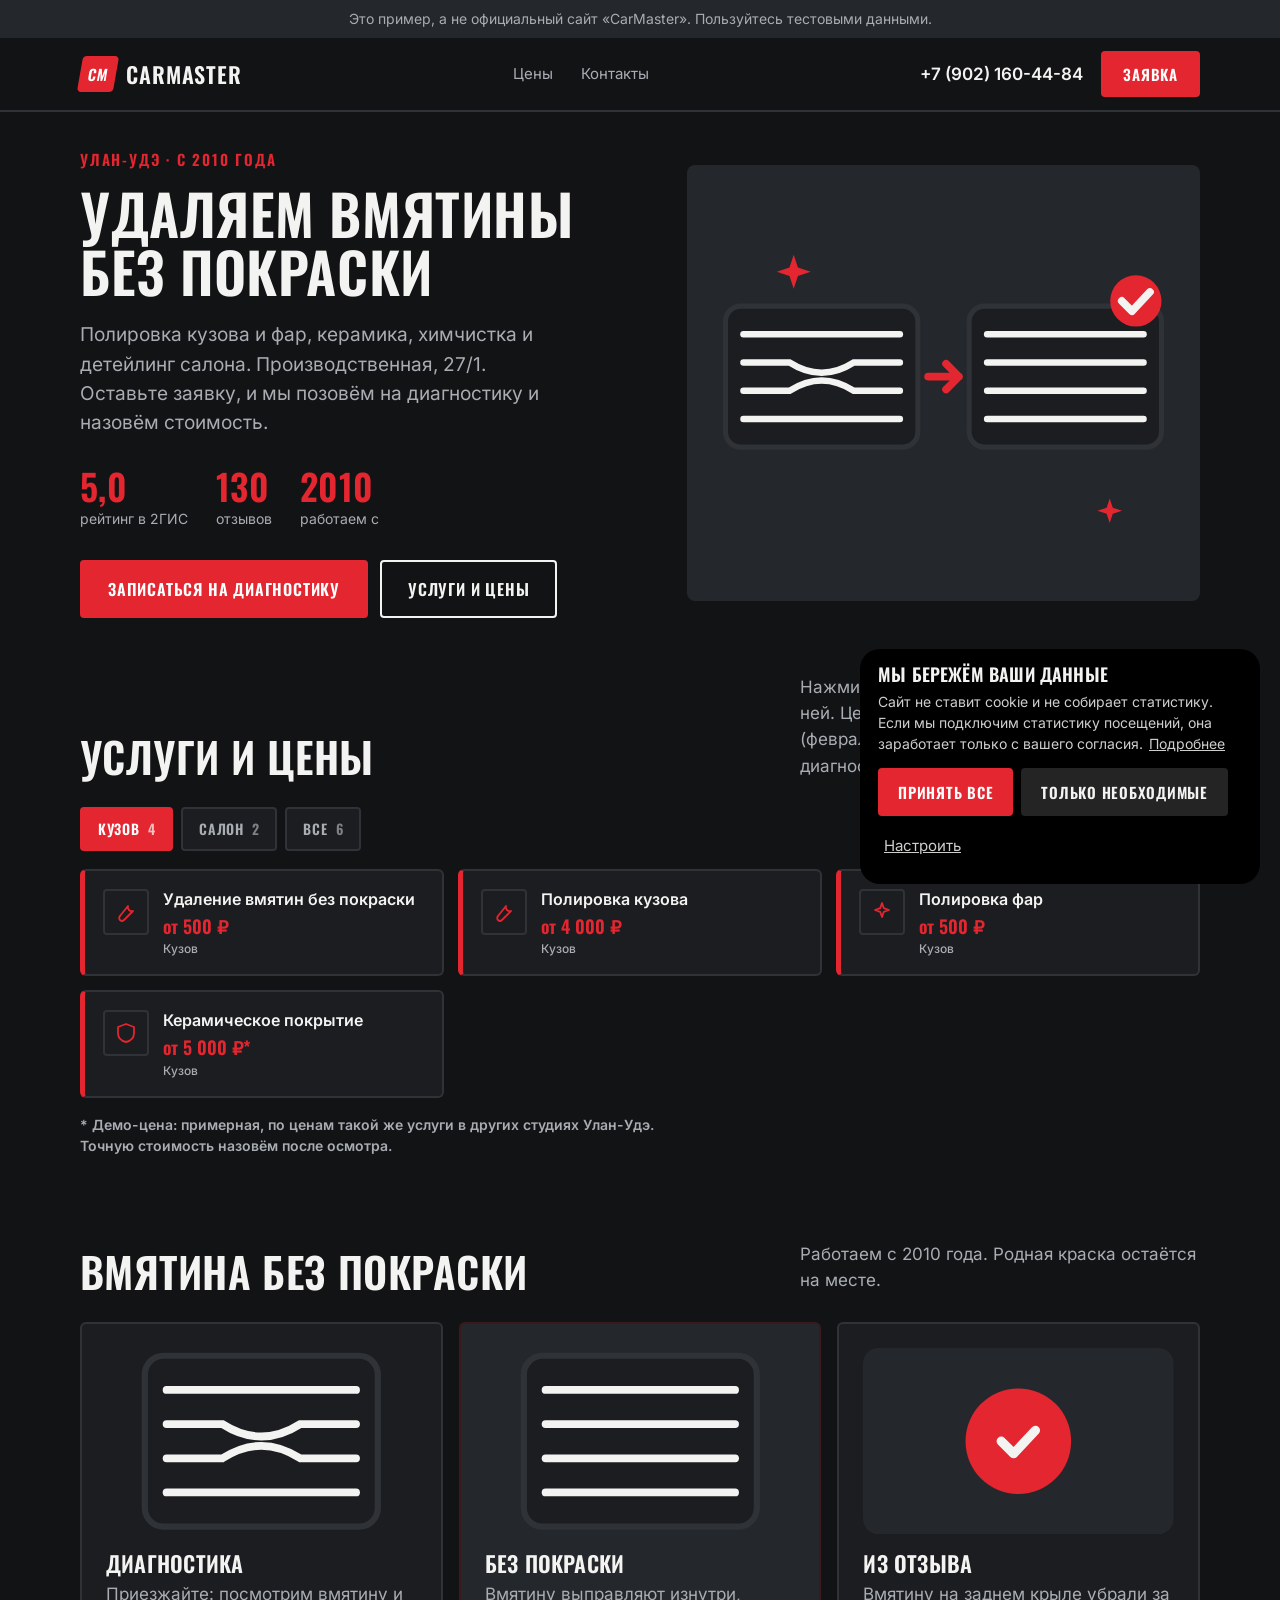
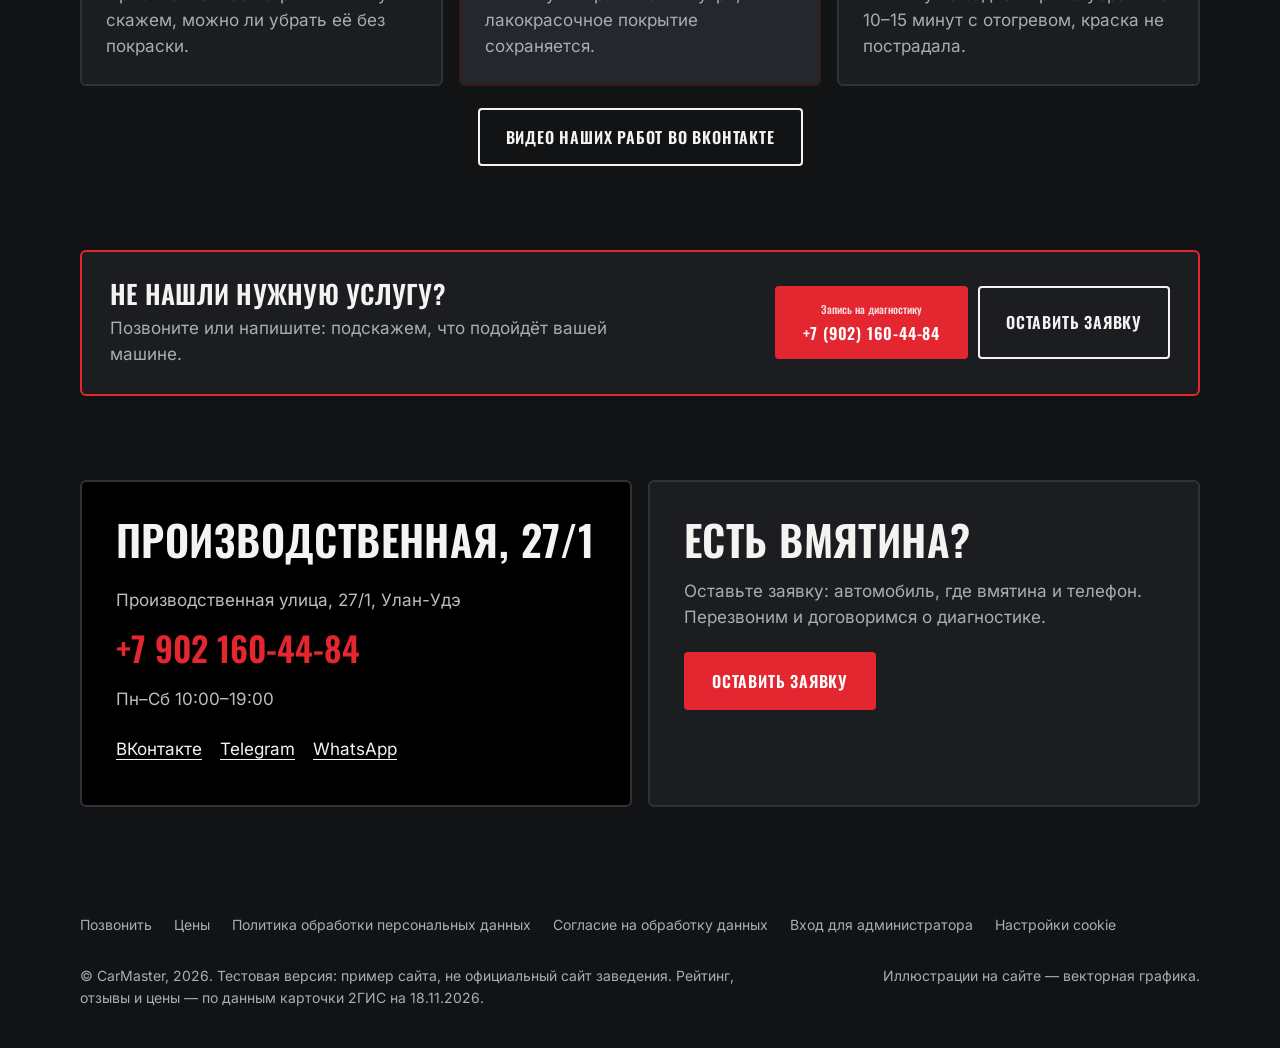
<file: index.html>
<!DOCTYPE html>
<html lang="ru">
<head>
<meta name="robots" content="noindex">
<meta charset="utf-8">
<!-- Странице можно грузить только свои файлы, обращаться только к Worker и (после согласия на cookie) к Метрике -->
<meta http-equiv="Content-Security-Policy" content="default-src 'self'; script-src 'self' 'unsafe-inline' https://mc.yandex.ru https://yastatic.net; style-src 'self' 'unsafe-inline'; img-src 'self' data: https://mc.yandex.ru https://mc.yandex.com; font-src 'self'; connect-src 'self' https://carmaster03-zayavki.kenny-ki.workers.dev https://mc.yandex.ru https://mc.yandex.com; frame-src 'none'; object-src 'none'; base-uri 'self'; form-action 'self'">
<meta name="referrer" content="strict-origin-when-cross-origin">
<meta name="viewport" content="width=device-width, initial-scale=1">
<title>CarMaster — удаление вмятин без покраски, полировка и детейлинг в Улан-Удэ</title>
<meta name="description" content="CarMaster, Улан-Удэ, Производственная, 27/1. Удаление вмятин без покраски с 2010 года, полировка кузова и фар, химчистка и детейлинг салона. Цены и заявка на расчёт онлайн.">
<meta name="theme-color" content="#121315">
<link rel="icon" href="data:image/svg+xml,%3Csvg%20xmlns%3D%22http%3A%2F%2Fwww.w3.org%2F2000%2Fsvg%22%20viewBox%3D%220%200%2064%2064%22%3E%3Crect%20width%3D%2264%22%20height%3D%2264%22%20rx%3D%2214%22%20fill%3D%22%23e3262f%22%2F%3E%3Ctext%20x%3D%2232%22%20y%3D%2243%22%20text-anchor%3D%22middle%22%20font-size%3D%2230%22%20font-family%3D%22Arial%2Csans-serif%22%20font-weight%3D%22700%22%20fill%3D%22%23ffffff%22%3ECM%3C%2Ftext%3E%3C%2Fsvg%3E">
<link rel="stylesheet" href="fonts/fonts.css">
<style>
:root{--bg:#121315;--surface:#1b1d20;--soft:#24272b;--ink:#f3f3f1;--mute:#a9adb3;--accent:#e3262f;--on-accent:#ffffff;--accent-soft:#3a1a1c;--line:#2f3237;--dark:#000000;--on-dark:#f3f3f1;--live:#e3262f;--scrim:rgba(0,0,0,.7);--ov:rgba(0,0,0,.55);--r:6px;--rs:4px;--rm:4px;--rl:8px;--rb:4px;--bw:2px;--dw:600;--dtrack:.01em;--dcase:uppercase;--accent-h:#ff3b44;--accent-t:#e3262f;--live-a:#e3262fe6;--display:Oswald,'Arial Narrow',sans-serif;--text:Inter,system-ui,sans-serif}
/* Общая основа сайтов «Чита»: всё управляется переменными темы. Оформление, шрифты и композицию каждый сайт задаёт сам. */
*{box-sizing:border-box;margin:0}
[hidden]{display:none!important}
html{scroll-behavior:smooth;scroll-padding-top:84px;-webkit-text-size-adjust:100%}
body{background:var(--bg);color:var(--ink);font:400 17px/1.55 var(--text);-webkit-font-smoothing:antialiased;overflow-x:hidden}
body.lock{overflow:hidden}
img{display:block;width:100%;height:100%;object-fit:cover}
a{color:inherit;text-decoration:none}
button,input,select,textarea{font:inherit;color:inherit}
:focus-visible{outline:3px solid var(--accent);outline-offset:3px}
::selection{background:var(--accent-soft)}
.skip{position:absolute;left:-9999px}.skip:focus{left:16px;top:8px;z-index:99;background:var(--ink);color:var(--bg);padding:8px 14px;border-radius:999px}
.wrap{max-width:1160px;margin:0 auto;padding:0 20px}
h1,h2,h3{font-family:var(--display);font-weight:var(--dw);letter-spacing:var(--dtrack);text-transform:var(--dcase);line-height:1.1}
h1{font-size:clamp(38px,6vw,68px)}
h2{font-size:clamp(28px,4vw,42px)}
.btn{display:inline-flex;align-items:center;justify-content:center;gap:8px;border:var(--bw) solid var(--accent);cursor:pointer;font:600 16px var(--text);padding:15px 26px;min-height:48px;border-radius:var(--rb);background:var(--accent);color:var(--on-accent);transition:transform .2s,background .2s,color .2s}
.btn:hover{background:var(--accent-h);border-color:var(--accent-h);transform:translateY(-2px)}
.btn:disabled{opacity:.6;cursor:default;transform:none}
.btn.soft{background:transparent;color:var(--ink);border-color:var(--line)}
.btn.soft:hover{background:var(--soft);border-color:var(--ink)}
.live{display:inline-block;width:10px;height:10px;border-radius:50%;background:var(--live);animation:pulse 2s infinite;flex:none}
@keyframes pulse{0%{box-shadow:0 0 0 0 var(--live-a)}70%,100%{box-shadow:0 0 0 10px transparent}}
.ic{width:1.2em;height:1.2em;fill:none;stroke:currentColor;stroke-width:1.8;stroke-linecap:round;stroke-linejoin:round;flex:none}

/* плашка тестовой версии */
.demo{background:var(--soft);font-size:14px;text-align:center;padding:8px 20px;color:var(--mute)}
/* на телефоне — одна строка, чтобы первый экран достался заголовку и кнопке записи */
@media(max-width:600px){.demo{font-size:12.5px;padding:6px 16px;white-space:nowrap;overflow:hidden;text-overflow:ellipsis}.demo-x{display:none}}

/* шапка */
header{position:sticky;top:0;z-index:40;background:var(--bg)}
.nav{display:flex;align-items:center;justify-content:space-between;height:72px;gap:16px}
.logo{display:flex;align-items:center;gap:10px;font:var(--dw) 24px var(--display);text-transform:var(--dcase);letter-spacing:var(--dtrack)}
.logo i{min-width:36px;height:36px;padding:0 6px;border-radius:var(--rm);background:var(--accent);color:var(--on-accent);display:grid;place-items:center;font-style:normal;font-size:17px;position:relative}
nav{display:flex;gap:28px;color:var(--mute);font-size:15px}
nav a:hover{color:var(--ink)}
.nav-r{display:flex;align-items:center;gap:18px}
.nav-r .btn{padding:10px 20px;font-size:15px;min-height:44px}
.tel{font-weight:600}
@media(max-width:860px){nav{display:none}}
@media(max-width:520px){.tel{display:none}}

/* общие блоки */
main section,main .board{margin-bottom:84px}
.head{display:flex;justify-content:space-between;align-items:end;gap:20px;flex-wrap:wrap;margin-bottom:28px}
.head p{color:var(--mute);max-width:400px}

/* первый экран: варианты */
.hero{padding:36px 0 56px}
.hero .lead{color:var(--mute);font-size:19px;margin:20px 0 30px;max-width:480px}
.hero .cta{display:flex;gap:12px;flex-wrap:wrap}
.hero .pic{overflow:hidden;background:var(--soft);border-radius:var(--rl)}
.hero.v-split{display:grid;grid-template-columns:1.05fr .95fr;gap:40px;align-items:center}
.hero.v-split .pic{aspect-ratio:4/3.4}
/* на телефоне сначала заголовок и кнопка записи, фото под ними */
@media(max-width:820px){.hero.v-split{grid-template-columns:1fr;padding-top:12px;gap:24px}.hero.v-split .pic{aspect-ratio:16/11}}
.hero.v-full{position:relative;display:grid;align-items:end;min-height:min(78vh,640px);padding:0;border-radius:var(--rl);overflow:hidden;color:var(--on-dark);margin-top:8px}
.hero.v-full{margin-bottom:56px}
.hero.v-full .pic{position:absolute;inset:0;border-radius:0}
.hero.v-full .pic::after{content:"";position:absolute;inset:0;background:var(--ov)}
.hero.v-full .in{position:relative;z-index:1;padding:clamp(24px,5vw,56px);max-width:760px}
.hero.v-full .lead{color:inherit;opacity:.9}
.hero.v-center{text-align:center}
.hero.v-center .in{max-width:800px;margin:0 auto 36px}
.hero.v-center .lead{margin-left:auto;margin-right:auto}
.hero.v-center .cta{justify-content:center}
.hero.v-center .pic{aspect-ratio:21/9}
@media(max-width:700px){.hero.v-center .pic{aspect-ratio:4/3}}

/* свободное время */
.board{background:var(--soft);border-radius:var(--rl);padding:26px}
.board-top{display:flex;justify-content:space-between;align-items:center;gap:16px;flex-wrap:wrap;margin-bottom:18px}
.board h2{font-size:26px;display:flex;align-items:center;gap:12px}
.tabs{display:flex;gap:6px;background:var(--surface);padding:5px;border-radius:999px;overflow-x:auto;scrollbar-width:none}
.tabs button{border:0;background:none;cursor:pointer;font-weight:500;font-size:14px;min-height:40px;padding:8px 16px;border-radius:999px;color:var(--mute);white-space:nowrap}
.tabs button[aria-pressed="true"]{background:var(--ink);color:var(--bg)}
/* все часы в одной строке: на компьютере делят ширину поровну, на узком экране лента листается (колёсико, перетаскивание, полоса прокрутки) */
.hours{--hg:10px;display:flex;flex-wrap:nowrap;gap:var(--hg);overflow-x:auto;scrollbar-width:thin;padding-bottom:6px;cursor:grab;-webkit-overflow-scrolling:touch}
.hours > .hour{flex:1 1 0;min-width:68px;max-width:130px}
.hours > .hour:first-child{margin-left:auto}
.hours > .hour:last-child{margin-right:auto}
.hours.drag{cursor:grabbing}
.hours.drag .hour{pointer-events:none}
.hour{border:0;font:600 18px var(--display);letter-spacing:.5px;padding:16px 0;border-radius:var(--rs);text-align:center;background:transparent;color:var(--mute);opacity:.75}
.hour.busy{text-decoration:line-through}
.hour.past{opacity:.4} /* прошедший час: бледный, без зачёркивания — не путать с занятым */
.hour.wait{text-decoration:none}
.hour.free{background:var(--surface);color:var(--accent-t);cursor:pointer;opacity:1;transition:transform .2s,background .2s,color .2s}
.hour.free:hover,.hour.free:focus-visible{background:var(--accent);color:var(--on-accent);transform:translateY(-3px)}
.board .note{margin-top:14px;color:var(--mute);font-size:14px}
.hours > p,.hours > .wait:only-child{flex:1 1 100%;max-width:none;margin:0;text-align:left;padding:16px 4px;margin:0;font:400 16px var(--text);text-decoration:none}
@media(max-width:600px){.board{padding:20px 16px}}
/* вид табло: rows — прямоугольные клетки с жирной рамкой, bar — сплошная шкала */
[data-bstyle="rows"] .hour{border:var(--bw) solid var(--ink);border-radius:var(--rs);opacity:1;color:var(--mute)}
[data-bstyle="rows"] .hour.free{border-color:var(--ink)}
[data-bstyle="rows"] .hour.past,[data-bstyle="rows"] .hour.busy{border-color:var(--line)}
[data-bstyle="bar"] .hours{--hg:0px;border:var(--bw) solid var(--ink);border-radius:var(--rs);padding-bottom:0;background:var(--surface)}
[data-bstyle="bar"] .hour{border-radius:0;border-right:var(--bw) solid var(--line);padding:18px 0}
[data-bstyle="bar"] .hour.free{background:var(--accent);color:var(--on-accent)}
[data-bstyle="bar"] .hour.free:hover{background:var(--ink);color:var(--bg);transform:none}
/* телефон: лента часов и вкладки дней обрезались по краю («13:0», «Послезавтр»), 17.11.2026.
   Часы — сеткой по 4 в ряд без прокрутки, вкладки — на всю ширину */
@media(max-width:600px){
  .board-top{display:grid;grid-template-columns:minmax(0,1fr)}
  .tabs{width:100%}
  .tabs button{flex:1 1 0;min-width:0;padding:8px 2px;font-size:13px;letter-spacing:0}
  .hours{display:grid;grid-template-columns:repeat(4,minmax(0,1fr));overflow:visible;cursor:auto;padding-bottom:0}
  /* :first-child/:last-child — иначе margin:auto от широкой ленты сжимает первый и последний час в кружок (17.11.2026) */
  .hours > .hour,.hours > .hour:first-child,.hours > .hour:last-child{min-width:0;max-width:none;margin:0;font-size:15px;letter-spacing:0;padding:13px 0}
  .hours > p,.hours > .wait:only-child{grid-column:1/-1}
  [data-bstyle="bar"] .hours{overflow:hidden}
  [data-bstyle="bar"] .hour{border-bottom:var(--bw) solid var(--line)}
}

/* цены */
.chips{display:flex;gap:8px;flex-wrap:wrap;margin-bottom:24px}
.chips button{border:var(--bw) solid transparent;cursor:pointer;font-weight:500;font-size:15px;min-height:44px;padding:10px 18px;border-radius:999px;background:var(--soft);transition:background .2s}
.chips button:hover{background:var(--line)}
.chips button[aria-pressed="true"]{background:var(--accent);color:var(--on-accent)}
.plans{display:grid;grid-template-columns:repeat(auto-fit,minmax(var(--plan-min,280px),1fr));gap:16px}
.plan{border-radius:var(--r);padding:30px;background:var(--soft);display:flex;flex-direction:column;gap:12px}
.plan.alt{background:var(--accent-soft)}
.plan h3{font-size:24px}
.plan .price{font:var(--dw) 46px/1.1 var(--display);letter-spacing:var(--dtrack)}
.plan .price .cur{font-size:.5em;color:var(--mute)}
.plan .price .from{font-size:.4em;color:var(--mute);margin-right:2px}
.plan .price .ask{font:500 20px var(--text);color:var(--mute);letter-spacing:0;text-transform:none}
.plan p{color:var(--mute)}
.plan .time{display:inline-block;align-self:flex-start;background:var(--surface);border-radius:999px;padding:5px 14px;font-size:14px}
.plan .btn{align-self:flex-start;margin-top:auto}
@media(max-width:700px){.plan{padding:24px}}
/* list и table — прайс строками */
[data-plans="list"] .plans,[data-plans="table"] .plans{grid-template-columns:1fr;gap:0}
[data-plans="list"] .plan,[data-plans="table"] .plan{display:grid;grid-template-columns:minmax(0,1fr) auto auto;grid-template-areas:"h pr b" "p t b";align-items:center;gap:4px 28px;padding:22px 0;border-radius:0;background:none;border-bottom:var(--bw) solid var(--line)}
[data-plans="list"] .plan.alt,[data-plans="table"] .plan.alt{background:none}
[data-plans="list"] .plan h3,[data-plans="table"] .plan h3{grid-area:h;font-size:22px}
[data-plans="list"] .plan p,[data-plans="table"] .plan p{grid-area:p}
[data-plans="list"] .plan .price,[data-plans="table"] .plan .price{grid-area:pr;font-size:32px;text-align:right}
[data-plans="list"] .plan .time,[data-plans="table"] .plan .time{grid-area:t;justify-self:end;background:none;padding:0;color:var(--mute)}
[data-plans="list"] .plan .btn,[data-plans="table"] .plan .btn{grid-area:b;align-self:center;margin:0}
[data-plans="table"] .plans{border:var(--bw) solid var(--ink);border-radius:var(--r);overflow:hidden;background:var(--surface)}
[data-plans="table"] .plan{padding:20px 24px;border-bottom:var(--bw) solid var(--ink)}
[data-plans="table"] .plan:last-child{border-bottom:0}
@media(max-width:700px){
  [data-plans="list"] .plan,[data-plans="table"] .plan{grid-template-columns:minmax(0,1fr);grid-template-areas:"h" "p" "pr" "t" "b";gap:6px}
  [data-plans="list"] .plan .price,[data-plans="table"] .plan .price,[data-plans="list"] .plan .time,[data-plans="table"] .plan .time{text-align:left;justify-self:start}
  [data-plans="table"] .plan{padding:18px}
}

/* допуслуги */
.extras{display:grid;grid-template-columns:.9fr 1.1fr;gap:16px}
.extras .pic{border-radius:var(--r);overflow:hidden;min-height:340px}
.list{background:var(--soft);border-radius:var(--r);padding:12px 26px 20px}
.list h3{font-size:22px;margin:16px 0 4px}
.list ul{list-style:none;padding:0}
.list li{display:grid;grid-template-columns:1fr auto;gap:2px 12px;padding:10px 0}
.list li b{font-weight:600;white-space:nowrap}
.list li small{grid-column:1/-1;color:var(--mute);font-size:14px}
@media(max-width:820px){.extras{grid-template-columns:1fr}.extras .pic{min-height:220px}}

/* как это работает */
.steps{display:grid;grid-template-columns:repeat(3,1fr);gap:16px}
.step{background:var(--soft);border-radius:var(--r);padding:28px}
.step i{width:48px;height:48px;border-radius:var(--rm);background:var(--accent-soft);color:var(--accent-t);display:grid;place-items:center;margin-bottom:16px;font-style:normal;font-size:24px}
.step h3{font-size:22px;margin-bottom:8px}
.step p{color:var(--mute)}
@media(max-width:700px){.steps{grid-template-columns:1fr}}

/* фото */
.strip{display:grid;grid-template-columns:1.3fr 1fr;grid-template-rows:380px;gap:16px}
.strip.three{grid-template-columns:1.2fr 1fr 1fr}
.strip figure{border-radius:var(--r);overflow:hidden}
@media(max-width:700px){.strip,.strip.three{grid-template-columns:1fr;grid-template-rows:none}.strip figure{aspect-ratio:16/10}}

/* контакты */
.hero .pic.art{display:grid;place-items:center;background:var(--soft)}
.hero .pic.art svg{width:100%;height:100%;display:block}
/* свой блок сайта (sites/_art.mjs → sig): карточки с векторной картинкой; цвета берутся из темы */
.sg-g{display:grid;grid-template-columns:1fr 1fr;gap:16px}
.sg-g.three{grid-template-columns:repeat(3,1fr)}
.sg-g.one{grid-template-columns:1fr}
.sg-c{margin:0;background:var(--surface);border:var(--bw) solid var(--line);border-radius:var(--r);padding:24px}
.sg-c.on{background:var(--soft);border-color:var(--accent-soft)}
.sg-c svg{display:block;width:100%;height:auto;margin-bottom:16px}
.sg-c figcaption{color:var(--mute)}
.sg-c figcaption b{display:block;font:var(--dw) 22px/1.2 var(--display);letter-spacing:var(--dtrack);text-transform:var(--dcase);color:var(--ink);margin-bottom:4px}
.sg-cta{margin-top:22px;text-align:center}
@media(max-width:800px){.sg-g,.sg-g.three{grid-template-columns:1fr}.sg-c{padding:18px}}
.a-acc{fill:var(--accent)}.a-ink{fill:var(--ink)}.a-soft{fill:var(--accent-soft)}.a-live{fill:var(--live)}.a-surf{fill:var(--surface)}
.a-mute{fill:var(--line)}.a-line{fill:var(--line)}.a-glass{fill:var(--soft)}.a-bg{fill:var(--soft)}
.a-ring{stroke:var(--mute);stroke-width:6}.a-hand{fill:none;stroke:var(--ink);stroke-width:6;stroke-linecap:round}
.a-tick{fill:none;stroke:var(--ink);stroke-width:6;stroke-linecap:round;stroke-linejoin:round}
.a-arrow{fill:none;stroke:var(--accent);stroke-width:6;stroke-linecap:round;stroke-linejoin:round}
.a-tickw{fill:none;stroke:var(--on-accent);stroke-width:7;stroke-linecap:round;stroke-linejoin:round}
.a-t{font:700 20px var(--display);fill:var(--ink)}.a-ts{font:600 15px var(--text);fill:var(--mute)}.a-tw{font:700 18px var(--display);fill:var(--on-accent)}
.contact{display:grid;grid-template-columns:1fr 1fr;gap:16px}
.city{position:relative;margin-bottom:16px;border-radius:var(--r);overflow:hidden;aspect-ratio:21/8}
.city figcaption{position:absolute;left:16px;bottom:14px;background:var(--surface);color:var(--ink);font-size:14px;padding:6px 14px;border-radius:var(--rb)}
@media(max-width:700px){.city{aspect-ratio:16/10}}
.card{border-radius:var(--r);padding:34px;background:var(--soft)}
.card.dark{background:var(--dark);color:var(--on-dark)}
.card.dark p{opacity:.78}
.card.dark a:hover{text-decoration:underline;text-underline-offset:4px}
.card h2{margin-bottom:16px}
.card .big{font:var(--dw) 34px/1.2 var(--display);display:block;margin:6px 0 18px}
.card .txt{color:var(--mute);margin-bottom:22px}
.card .links{display:flex;gap:14px;flex-wrap:wrap;margin-top:14px}
.card .links a{text-decoration:underline;text-underline-offset:4px}
@media(max-width:700px){.contact{grid-template-columns:minmax(0,1fr)}.card{padding:26px}.card .big{font-size:clamp(19px,6vw,30px)}}
/* номер не переносится по дефису; карточка не шире колонки даже при широком шрифте (Detailing №1, 17.11.2026) */
.contact > *{min-width:0}
.card .big{white-space:nowrap;overflow:hidden;text-overflow:ellipsis}

/* подвал */
footer{padding:12px 0 40px;color:var(--mute);font-size:14px}
footer .lnk{display:flex;flex-wrap:wrap;gap:8px 22px;margin-bottom:18px}
footer .lnk a:hover,footer .lnk button:hover{color:var(--ink)}
footer .legal{display:flex;justify-content:space-between;gap:24px;flex-wrap:wrap}
footer .legal p{max-width:680px}
footer .legal a{text-decoration:underline}
.cclink{font:inherit;color:inherit;background:none;border:0;padding:0;cursor:pointer}

/* запись: выезжающая панель */
#book{position:fixed;inset:0;z-index:60;visibility:hidden;transition:visibility 0s .38s}
#book.open{visibility:visible;transition:none}
.ovl{position:absolute;inset:0;background:var(--scrim);opacity:0;transition:opacity .3s}
#book.open .ovl{opacity:1}
.drawer{position:absolute;top:0;right:0;bottom:0;width:min(500px,100%);background:var(--surface);color:var(--ink);border-radius:var(--rl) 0 0 var(--rl);overflow:hidden;display:flex;flex-direction:column;transform:translateX(100%);transition:transform .38s cubic-bezier(.2,.8,.2,1)}
#book.open .drawer{transform:none}
@media(max-width:520px){.drawer{border-radius:0}}
.dh{display:flex;align-items:center;justify-content:space-between;padding:18px 24px;background:var(--soft)}
.dh h2{font-size:28px;display:flex;align-items:center;gap:10px}
.dh h2:focus{outline:none}
.x{width:46px;height:46px;border:0;border-radius:50%;background:var(--surface);cursor:pointer;display:grid;place-items:center;transition:background .2s}
.x:hover{background:var(--accent-soft)}
.x svg{width:20px;height:20px;stroke:var(--ink);stroke-width:2;fill:none}
.db{flex:1;overflow-y:auto;padding:24px;overscroll-behavior:contain}
#f{display:grid;gap:20px}
#f label,.field{display:grid;gap:8px}
.lbl{font-weight:600}
#f select,#f input:not([type=checkbox]),#f textarea{width:100%;min-height:52px;padding:12px 16px;border:var(--bw) solid transparent;border-radius:var(--rs);background:var(--soft);color:var(--ink);font-size:16px}
#f textarea{min-height:92px;resize:vertical}
#f select{-webkit-appearance:none;appearance:none;padding-right:44px;background:var(--soft) url("data:image/svg+xml,%3Csvg xmlns='http://www.w3.org/2000/svg' viewBox='0 0 24 24' fill='none' stroke='%23888' stroke-width='2'%3E%3Cpath d='m6 9 6 6 6-6'/%3E%3C/svg%3E") no-repeat right 14px center/18px}
#f select option{background:var(--surface);color:var(--ink)}
#f select:focus,#f input:not([type=checkbox]):focus,#f textarea:focus{outline:2px solid var(--accent);outline-offset:0}
input::placeholder,textarea::placeholder{color:var(--mute)}
.hint{font-size:14px;color:var(--mute)}
details.more summary{cursor:pointer;color:var(--accent-t);font-weight:600;list-style:none;display:flex;align-items:center;gap:8px;min-height:44px}
details.more summary::-webkit-details-marker{display:none}
details.more summary::before{content:"+";width:26px;height:26px;border-radius:50%;background:var(--accent-soft);display:grid;place-items:center;transition:transform .2s}
details.more[open] summary::before{transform:rotate(45deg)}
.ex{display:grid;gap:2px;margin-top:6px}
.ex label{display:grid!important;grid-template-columns:22px 1fr auto;align-items:center;gap:12px!important;min-height:44px;cursor:pointer}
.ex input{width:20px;height:20px;accent-color:var(--accent)}
.ex b{font-weight:600;white-space:nowrap}
.exh{margin:10px 0 2px;font:700 12px var(--text);letter-spacing:.06em;text-transform:uppercase;color:var(--mute)}
.sum{display:flex;justify-content:space-between;align-items:center;gap:12px;padding:16px 18px;border-radius:var(--rs);background:var(--accent-soft)}
.sum small{display:block;color:var(--mute);font-size:13px}
.sum b.ask{font:600 18px var(--text);text-transform:none;letter-spacing:0;text-align:right;white-space:normal}
.sum b{font:var(--dw) 28px/1 var(--display);text-transform:none;white-space:nowrap}
#f > *,#f .field > *{min-width:0} /* иначе сетка формы растягивается по ленте дней и лента не листается */
#f{grid-template-columns:minmax(0,1fr)}
.ddw{position:relative;min-width:0}
.dd{display:flex;gap:8px;overflow-x:auto;padding-bottom:4px;scrollbar-width:none;scroll-behavior:smooth;cursor:grab}
.dd.drag{cursor:grabbing;scroll-behavior:auto}
.dd.drag button{pointer-events:none}
.ddn{position:absolute;top:50%;transform:translateY(calc(-50% - 2px));z-index:2;width:44px;height:44px;border:0;border-radius:50%;background:var(--ink);color:var(--bg);display:grid;place-items:center;cursor:pointer;transition:background .2s}
.ddn:hover{background:var(--accent);color:var(--on-accent)}
.ddn svg{width:18px;height:18px;fill:none;stroke:currentColor;stroke-width:2.4;stroke-linecap:round;stroke-linejoin:round}
.ddn.prev{left:-6px}.ddn.next{right:-6px}
.dd button{flex:0 0 auto;border:0;cursor:pointer;background:var(--soft);border-radius:var(--rs);padding:10px 14px;min-width:66px;min-height:56px;font-size:13px;color:var(--mute);transition:background .2s}
.dd button b{display:block;font:var(--dw) 20px var(--display);color:var(--ink)}
.dd button.on{background:var(--ink);color:var(--bg)}
.dd button.on b{color:var(--bg)}
.picked{margin-bottom:10px;color:var(--mute);font-size:14px}
.slots{display:grid;grid-template-columns:repeat(auto-fill,minmax(84px,1fr));gap:8px}
.slot{min-height:46px;border:0;border-radius:999px;background:var(--soft);cursor:pointer;font:600 16px var(--display);letter-spacing:.4px;transition:background .15s}
.slot:hover{background:var(--accent-soft)}
.slot.on{background:var(--accent);color:var(--on-accent)}
.consent{grid-template-columns:22px 1fr!important;align-items:start;font-size:14px;color:var(--mute)}
.consent input{width:20px;height:20px;margin-top:2px;accent-color:var(--accent)}
.consent a{color:var(--accent-t);text-decoration:underline}
.ok{display:none;text-align:center;padding:40px 10px}
.ok i{width:72px;height:72px;border-radius:50%;background:var(--accent-soft);display:grid;place-items:center;margin:0 auto 18px;font-style:normal;font-size:32px;color:var(--accent-t)}
.ok h3{font-size:28px;margin-bottom:10px}
.ok p{color:var(--mute);margin-bottom:24px}
.err{display:none;margin-top:16px;padding:14px 16px;border-radius:var(--rs);background:#fbe4de;color:#8a2a1c}
.hp{position:absolute;left:-9999px;width:1px;height:1px;overflow:hidden}

/* согласие на cookie: показывается при первом визите; до ответа ничего не загружается */
.cc{position:fixed;left:16px;right:16px;bottom:calc(16px + env(safe-area-inset-bottom));z-index:50;max-width:560px;margin:0 auto;padding:20px;border-radius:20px;background:var(--dark);color:var(--on-dark);font-size:14px;line-height:1.5}
.cc h3{font-size:20px;margin-bottom:6px;display:flex;align-items:center;gap:10px}
.cc p{opacity:.85}
.cc a{text-decoration:underline}
.cc .opts{display:none;margin-top:14px;gap:8px}
.cc.more .opts{display:grid}
.cc .opt{display:grid;grid-template-columns:22px 1fr;gap:10px;align-items:start;padding:12px 14px;border-radius:14px;background:rgba(255,255,255,.1);cursor:pointer}
.cc .opt input{width:20px;height:20px;margin-top:1px;accent-color:var(--accent)}
.cc .opt b{display:block;font-weight:600}
.cc .opt span{opacity:.75}
.cc .row{display:flex;flex-wrap:wrap;gap:8px;margin-top:14px}
.cc .btn{padding:11px 18px;font-size:15px}
.cc .btn.ghost{background:rgba(255,255,255,.14);color:inherit;border-color:transparent}
.cc .btn.ghost:hover{background:rgba(255,255,255,.24)}
.cc .lnkbtn{background:none;border:0;color:inherit;opacity:.85;text-decoration:underline;cursor:pointer;padding:11px 6px;font-size:15px}
@media(max-width:520px){.cc{left:10px;right:10px;padding:14px 14px 6px;border-radius:16px;font-size:13px;line-height:1.4}.cc h3{font-size:17px;margin-bottom:4px}.cc .row{gap:8px;margin-top:10px}.cc .row .btn{flex:1 1 0;min-width:0;padding:11px 8px;font-size:14px;min-height:44px}.cc .row .lnkbtn{flex:1 0 100%;text-align:center;padding:12px 6px;min-height:44px}}
/* на широком экране баннер уходит в правый нижний угол: текст hero слева остаётся открытым */
@media(min-width:900px){.cc{left:auto;right:20px;margin:0;max-width:400px;padding:16px 18px}.cc h3{font-size:18px}}

/* зоны нажатия не меньше 44 px: подвал, контакты, шапка, подписи фото */
footer .lnk{gap:0 22px}
footer .lnk a,.cclink{display:inline-flex;align-items:center;min-height:44px}
footer .legal a{display:inline-block;padding:12px 4px;margin:-12px -4px}
.card a:not(.btn):not(.big){display:inline-flex;align-items:center;min-height:44px}
.card .links{gap:4px 18px}
.logo{min-height:44px}
@media(min-width:521px){.nav-r .tel{display:inline-flex;align-items:center;min-height:44px}}
.cc a{display:inline-block;padding:10px 2px;margin:-10px 0}

@media (prefers-reduced-motion:reduce){
  html{scroll-behavior:auto}
  .drawer,.ovl{transition:none}
  .live{animation:none}
  .btn:hover,.hour.free:hover{transform:none}
}

/* цифры из карточки 2ГИС под заголовком */
.facts{display:flex;gap:28px;flex-wrap:wrap;list-style:none;padding:0;margin:0 0 30px}
@media(max-width:440px){.facts{gap:18px;flex-wrap:nowrap;margin-bottom:22px}.facts li{min-width:0}}
.facts li{font-size:14px;color:var(--mute)}
.facts b{display:block;font:var(--dw) 36px/1 var(--display);letter-spacing:var(--dtrack);color:var(--ink);margin-bottom:4px}
.hero.v-full .facts li{color:inherit;opacity:.85}
.hero.v-full .facts b{color:inherit}

/* ---- оформление «CarMaster» ---- */

.facts b{white-space:nowrap}
.cats{display:flex;flex-wrap:wrap;gap:8px;margin:0 0 18px}
.cat{display:inline-flex;align-items:center;gap:8px;min-height:44px;padding:8px 16px;border:2px solid var(--line);border-radius:var(--rb);background:var(--surface);color:var(--mute);font:600 14px var(--text);cursor:pointer}
.cat i{font-style:normal;font-weight:600;opacity:.7}
.cat:hover{border-color:var(--accent);color:var(--ink)}
.cat[aria-pressed="true"]{background:var(--accent);border-color:var(--accent);color:var(--on-accent)}
.tiles{list-style:none;padding:0;margin:0;display:grid;grid-template-columns:repeat(3,minmax(0,1fr));gap:14px}
.tiles li{display:flex;min-width:0}
.tile{display:flex;gap:14px;align-items:flex-start;width:100%;padding:18px;margin:0;border:2px solid var(--line);border-radius:var(--r);background:var(--surface);color:var(--ink);font:inherit;text-align:left;cursor:pointer;transition:border-color .2s,transform .2s}
.tile:hover,.tile:focus-visible{border-color:var(--accent);transform:translateY(-2px)}
.tile .ti{flex:none;display:grid;place-items:center;width:46px;height:46px;border-radius:var(--rs);background:var(--accent-soft);color:var(--accent)}
.tile .ti .ic{width:24px;height:24px}
.tile .tt{display:block;min-width:0}
.tile b{display:block;font:600 16px/1.3 var(--text);margin-bottom:6px}
.tile em{display:block;font:var(--dw) 18px/1.2 var(--display);font-style:normal;color:var(--accent-t)}
.tile em.ask{font:600 14px var(--text);color:var(--mute)}
.tile small{display:block;margin-top:4px;font:500 12px var(--text);color:var(--mute)}
.cat-note{margin:16px 0 0;color:var(--mute);font-size:14px;max-width:70ch}
.demo-note{font-weight:600}
@media(max-width:900px){.tiles{grid-template-columns:repeat(2,minmax(0,1fr))}}
@media(max-width:560px){.tiles{grid-template-columns:minmax(0,1fr);gap:10px}.tile{padding:14px}.cat{padding:8px 12px;font-size:13px}}
.nf{display:flex;flex-wrap:wrap;align-items:center;justify-content:space-between;gap:16px 28px;padding:26px 28px;border:2px solid var(--accent);border-radius:var(--r);background:var(--surface)}
.nf b{display:block;font:var(--dw) clamp(20px,2.4vw,26px)/1.2 var(--display);letter-spacing:var(--dtrack);text-transform:var(--dcase);margin-bottom:6px}
.nf p{color:var(--mute);margin:0;max-width:46ch}
.nf-a{display:flex;flex-wrap:wrap;gap:10px}
.nf-a .btn{flex-direction:column;line-height:1.15}
.nf-l{display:block;font-size:11px;font-weight:500;opacity:.85;text-transform:none;letter-spacing:0}
@media(max-width:560px){.nf{padding:20px}.nf-a{width:100%}.nf-a .btn{flex:1 1 100%}}

.logo{font:600 22px var(--display);text-transform:uppercase;letter-spacing:.04em}
.logo i{background:var(--accent);color:#fff;border-radius:4px;font:600 15px var(--display);transform:skewX(-10deg)}
header{border-bottom:2px solid var(--line)}
.kicker{margin:0 0 14px;color:var(--accent);font:600 15px var(--display);text-transform:uppercase;letter-spacing:.12em}
h1{font-size:clamp(32px,4.4vw,56px);line-height:1.04;max-width:20ch}
.a-stripe{fill:none;stroke:var(--ink);stroke-width:5;stroke-linecap:round}
.sg-c .a-stripe{stroke-width:5}
.btn{text-transform:uppercase;letter-spacing:.05em;font:600 16px var(--display)}
.btn.soft{color:var(--ink);border-color:var(--ink)}
.facts b{color:var(--accent)}
.tile{border-left:5px solid var(--accent)}
.tile .ti{background:transparent;color:var(--accent);border:2px solid var(--line)}
.cat{text-transform:uppercase;font:600 14px var(--display);letter-spacing:.05em}
.card{background:var(--surface);border:2px solid var(--line)}
.card.dark{background:#000}
.card .big{color:var(--accent)}

</style>
</head>
<body data-plans="table" data-bstyle="pills">
<a class="skip" href="#ceny">Перейти к ценам</a>
<div class="demo" role="note">Это пример, а не официальный сайт «CarMaster»<span class="demo-x">. Пользуйтесь тестовыми данными</span>.</div>

<header>
  <div class="wrap nav">
    <a class="logo" href="#" aria-label="CarMaster, наверх"><i aria-hidden="true">CM</i>CarMaster</a>
    <nav aria-label="Разделы"><a href="#ceny">Цены</a><a data-extras href="#dop">Дополнительно</a><a href="#kontakty">Контакты</a></nav>
    <div class="nav-r">
      <a class="tel" id="h-tel" href="tel:+79021604484">+7 (902) 160-44-84</a>
      <button class="btn" type="button" data-book>Заявка</button>
    </div>
  </div>
</header>

<main class="wrap">
  <div class="hero v-split"><div class="in"><p class="kicker">Улан-Удэ · с 2010 года</p><h1>Удаляем вмятины без&nbsp;покраски</h1><p class="lead">Полировка кузова и фар, керамика, химчистка и детейлинг салона. Производственная, 27/1. Оставьте заявку, и мы позовём на диагностику и назовём стоимость.</p><ul class="facts"><li><b>5,0</b>рейтинг в 2ГИС</li><li><b>130</b>отзывов</li><li><b>2010</b>работаем с</li></ul><div class="cta"><button class="btn" type="button" data-book>Записаться на диагностику</button><a class="btn soft" href="#ceny">Услуги и цены</a></div></div><div class="pic art"><svg viewBox="0 0 400 320" role="img" aria-label="Отражение полос на панели кузова: с вмятиной и после её удаления"><rect class="a-bg" width="400" height="320"/><g transform="translate(30 100)"><rect class="a-surf" width="150" height="110" rx="12" style="stroke:var(--line);stroke-width:4"/><path class="a-stripe" d="M14 22H136"/><path class="a-stripe" d="M14 44H50Q75 60 100 44H136"/><path class="a-stripe" d="M14 66H50Q75 50 100 66H136"/><path class="a-stripe" d="M14 88H136"/></g><g transform="translate(220 100)"><rect class="a-surf" width="150" height="110" rx="12" style="stroke:var(--line);stroke-width:4"/><path class="a-stripe" d="M14 22H136"/><path class="a-stripe" d="M14 44H136"/><path class="a-stripe" d="M14 66H136"/><path class="a-stripe" d="M14 88H136"/></g><path class="a-arrow" d="M188 155h24m-10-10 10 10-10 10"/><circle class="a-live" cx="350" cy="96" r="20"/><path class="a-tick" d="m339 96l8 8 14-15"/><path class="a-live" transform="translate(70 60) scale(1.1)" d="M12 0l3 9 9 3-9 3-3 9-3-9-9-3 9-3z"/><path class="a-live" transform="translate(320 250) scale(0.8)" d="M12 0l3 9 9 3-9 3-3 9-3-9-9-3 9-3z"/></svg></div></div>
  <section class="sg cat-sec" id="ceny" aria-labelledby="h-uslugi"><div class="head"><h2 id="h-uslugi">Услуги и цены</h2><p>Нажмите на услугу: заявка откроется сразу с ней. Цены «от» из нашей карточки 2ГИС (февраль 2025), точную стоимость назовём на диагностике.</p></div><div class="cats" role="group" aria-label="Категории услуг"><button class="cat" type="button" data-cat="0" aria-pressed="true">Кузов<i>4</i></button><button class="cat" type="button" data-cat="1" aria-pressed="false">Салон<i>2</i></button><button class="cat" type="button" data-cat="*" aria-pressed="false">Все<i>6</i></button></div><ul class="tiles"><li data-cat="0"><button class="tile" type="button" data-book data-service="Удаление вмятин без покраски"><i class="ti" aria-hidden="true"><svg class="ic" viewBox="0 0 24 24" aria-hidden="true"><path d="M14 6a4 4 0 0 0 5 5l-9 9a2.5 2.5 0 0 1-4-4z"/></svg></i><span class="tt"><b>Удаление вмятин без покраски</b><em>от 500 ₽</em><small>Кузов</small></span></button></li><li data-cat="0"><button class="tile" type="button" data-book data-service="Полировка кузова"><i class="ti" aria-hidden="true"><svg class="ic" viewBox="0 0 24 24" aria-hidden="true"><path d="M14 6a4 4 0 0 0 5 5l-9 9a2.5 2.5 0 0 1-4-4z"/></svg></i><span class="tt"><b>Полировка кузова</b><em>от 4 000 ₽</em><small>Кузов</small></span></button></li><li data-cat="0"><button class="tile" type="button" data-book data-service="Полировка фар"><i class="ti" aria-hidden="true"><svg class="ic" viewBox="0 0 24 24" aria-hidden="true"><path d="M12 3l1.8 5.2L19 10l-5.2 1.8L12 17l-1.8-5.2L5 10l5.2-1.8z"/></svg></i><span class="tt"><b>Полировка фар</b><em>от 500 ₽</em><small>Кузов</small></span></button></li><li data-cat="0"><button class="tile" type="button" data-book data-service="Керамическое покрытие"><i class="ti" aria-hidden="true"><svg class="ic" viewBox="0 0 24 24" aria-hidden="true"><path d="M12 3l8 3v6c0 5-3.5 8-8 9-4.5-1-8-4-8-9V6z"/></svg></i><span class="tt"><b>Керамическое покрытие</b><em>от 5 000 ₽*</em><small>Кузов</small></span></button></li><li data-cat="1" hidden><button class="tile" type="button" data-book data-service="Химчистка салона"><i class="ti" aria-hidden="true"><svg class="ic" viewBox="0 0 24 24" aria-hidden="true"><path d="M12 3s6 6.5 6 11a6 6 0 0 1-12 0c0-4.5 6-11 6-11z"/></svg></i><span class="tt"><b>Химчистка салона</b><em>от 2 000 ₽</em><small>Салон</small></span></button></li><li data-cat="1" hidden><button class="tile" type="button" data-book data-service="Детейлинг салона"><i class="ti" aria-hidden="true"><svg class="ic" viewBox="0 0 24 24" aria-hidden="true"><path d="M12 3s6 6.5 6 11a6 6 0 0 1-12 0c0-4.5 6-11 6-11z"/></svg></i><span class="tt"><b>Детейлинг салона</b><em>от 6 000 ₽</em><small>Салон</small></span></button></li></ul><p class="cat-note demo-note">* Демо-цена: примерная, по ценам такой же услуги в других студиях Улан-Удэ. Точную стоимость назовём после осмотра.</p></section><script>(function(){var box=document.getElementById('ceny'),chips=box.querySelectorAll('.cat'),li=box.querySelectorAll('.tiles li');
function set(c){chips.forEach(function(b){b.setAttribute('aria-pressed',String(b.dataset.cat===c))});li.forEach(function(x){x.hidden=!(c==='*'||x.dataset.cat===c)})}
chips.forEach(function(b){b.addEventListener('click',function(){set(b.dataset.cat)})})})();</script><section class="sg" aria-labelledby="h-pdr"><div class="head"><h2 id="h-pdr">Вмятина без покраски</h2><p>Работаем с 2010 года. Родная краска остаётся на месте.</p></div><div class="sg-g three"><figure class="sg-c"><svg viewBox="0 0 200 120" role="img" aria-label="Вмятина"><g transform="translate(25 5)"><rect class="a-surf" width="150" height="110" rx="12" style="stroke:var(--line);stroke-width:4"/><path class="a-stripe" d="M14 22H136"/><path class="a-stripe" d="M14 44H50Q75 60 100 44H136"/><path class="a-stripe" d="M14 66H50Q75 50 100 66H136"/><path class="a-stripe" d="M14 88H136"/></g></svg><figcaption><b>Диагностика</b>Приезжайте: посмотрим вмятину и скажем, можно ли убрать её без покраски.</figcaption></figure><figure class="sg-c on"><svg viewBox="0 0 200 120" role="img" aria-label="Работа"><g transform="translate(25 5)"><rect class="a-surf" width="150" height="110" rx="12" style="stroke:var(--line);stroke-width:4"/><path class="a-stripe" d="M14 22H136"/><path class="a-stripe" d="M14 44H136"/><path class="a-stripe" d="M14 66H136"/><path class="a-stripe" d="M14 88H136"/></g></svg><figcaption><b>Без покраски</b>Вмятину выправляют изнутри, лакокрасочное покрытие сохраняется.</figcaption></figure><figure class="sg-c"><svg viewBox="0 0 200 120" role="img" aria-label="Готово"><rect class="a-bg" width="200" height="120" rx="10"/><circle class="a-live" cx="100" cy="60" r="34"/><path class="a-tick" d="m89 60l8 8 14-15"/></svg><figcaption><b>Из отзыва</b>Вмятину на заднем крыле убрали за 10–15 минут с отогревом, краска не пострадала.</figcaption></figure></div><p class="sg-cta"><a class="btn soft" href="https://vk.ru/carmaster_03" target="_blank" rel="noopener">Видео наших работ во ВКонтакте</a></p></section><section class="nf" aria-label="Нет нужной услуги"><div><b>Не нашли нужную услугу?</b><p>Позвоните или напишите: подскажем, что подойдёт вашей машине.</p></div><div class="nf-a"><a class="btn" href="tel:+79021604484"><span class="nf-l">Запись на диагностику</span>+7 (902) 160-44-84</a><button class="btn soft" type="button" data-book>Оставить заявку</button></div></section>
  <section id="ceny-list" hidden aria-hidden="true" aria-labelledby="h-ceny"><div class="head"><h2 id="h-ceny">Все услуги</h2><p></p></div><div class="chips" id="chips" aria-label="Класс автомобиля"></div><div class="plans" id="plans"></div></section>
  <section id="kontakty" aria-labelledby="h-kont"><div class="contact"><div class="card dark"><h2 id="h-kont">Производственная, 27/1</h2><p><a id="c-addr" href="#" target="_blank" rel="noopener">Производственная улица, 27/1, Улан-Удэ</a></p><a class="big" id="c-tel" href="#"></a><p id="c-hrs"></p><div class="links" id="c-links"></div></div><div class="card"><h2>Есть вмятина?</h2><p class="txt">Оставьте заявку: автомобиль, где вмятина и телефон. Перезвоним и договоримся о диагностике.</p><button class="btn" type="button" data-book>Оставить заявку</button></div></div></section>
</main>

<footer>
  <div class="wrap">
    <div class="lnk" id="foot-lnk">
      <a href="tel:+79021604484">Позвонить</a>
      <a href="#ceny">Цены</a>
      <a href="privacy.html">Политика обработки персональных данных</a>
      <a href="soglasie.html">Согласие на обработку данных</a>
      <a href="admin.html">Вход для администратора</a>
    </div>
    <div class="legal">
      <p>© <span id="fbrand">CarMaster</span>, 2026. Тестовая версия: пример сайта, не официальный сайт заведения. Рейтинг, отзывы и цены — по данным карточки 2ГИС на 18.11.2026.</p>
      <p>Иллюстрации на сайте — векторная графика.</p>
    </div>
  </div>
</footer>

<div id="book">
  <div class="ovl" id="ovl"></div>
  <aside class="drawer" id="drawer" role="dialog" aria-modal="true" aria-labelledby="dtitle" aria-hidden="true">
    <div class="dh">
      <h2 id="dtitle" tabindex="-1"><span class="live" aria-hidden="true"></span><span id="dtitle-t" data-book="Заявка на расчёт">Заявка на расчёт</span></h2>
      <button class="x" type="button" id="dclose" aria-label="Закрыть"><svg viewBox="0 0 24 24" aria-hidden="true"><path d="M6 6l12 12M18 6 6 18"/></svg></button>
    </div>
    <div class="db">
      <form id="f">
        <label id="lvl-wrap"><span class="lbl">Класс автомобиля</span><select name="level" id="level"></select></label>
        <label><span class="lbl">Услуга</span><select name="service" id="svc"></select></label>
        <details class="more only-book" id="more"><summary>Добавить услуги</summary><div class="ex" id="ex"></div></details>
        <details class="more only-req" id="more-req" hidden><summary id="more-req-s">Добавить ещё услуги</summary><div class="ex" id="ex-req"></div></details>
        <p class="sum" id="sum"></p>
        <div class="field only-book"><span class="lbl">День</span><div class="ddw"><button class="ddn prev" type="button" id="dd-prev" aria-label="Предыдущие дни" hidden><svg viewBox="0 0 24 24" aria-hidden="true"><path d="m15 6-6 6 6 6"/></svg></button><div class="dd" id="days"></div><button class="ddn next" type="button" id="dd-next" aria-label="Следующие дни" hidden><svg viewBox="0 0 24 24" aria-hidden="true"><path d="m9 6 6 6-6 6"/></svg></button></div></div>
        <div class="field only-book"><span class="lbl">Время</span><div id="times" aria-live="polite"></div></div>
        <label class="only-req" hidden><span class="lbl">Автомобиль</span><input name="car" maxlength="80" autocomplete="off" placeholder="Марка и модель"></label>
        <label class="only-req" hidden><span class="lbl">Что нужно сделать</span><textarea name="comment" maxlength="300" placeholder="Коротко опишите задачу (необязательно)"></textarea></label>
        <label><span class="lbl">Имя</span><input name="name" required autocomplete="given-name" maxlength="40" placeholder="Как к вам обращаться"></label>
        <label><span class="lbl">Телефон</span><input name="phone" aria-describedby="phint" type="tel" inputmode="tel" required autocomplete="tel" maxlength="18" placeholder="+7 (___) ___-__-__" pattern="\+7 \(\d{3}\) \d{3}-\d{2}-\d{2}" title="Введите номер полностью: +7 (999) 123-45-67"><span class="hint" id="phint">Перезвоним, чтобы подтвердить</span></label>
        <!-- ловушка для ботов: поле скрыто от людей и программ чтения с экрана -->
        <label class="hp" aria-hidden="true">Сайт<input name="website" tabindex="-1" autocomplete="off"></label>
        <label class="consent"><input type="checkbox" name="consent" required><span>Я даю <a href="soglasie.html" target="_blank" rel="noopener">согласие на обработку персональных данных</a> (имя, телефон, данные автомобиля) для записи или расчёта</span></label>
        <button class="btn" type="submit">Записаться</button>
      </form>
      <div class="ok" id="ok" role="status">
        <i aria-hidden="true">✓</i>
        <h3>Заявка принята</h3>
        <p id="ok-text">Мы перезвоним и подтвердим.</p>
        <button class="btn" type="button" id="again">Готово</button>
      </div>
      <p class="err" id="err" role="alert"></p>
    </div>
  </aside>
</div>

<script src="app.js"></script>
</body>
</html>
</file>
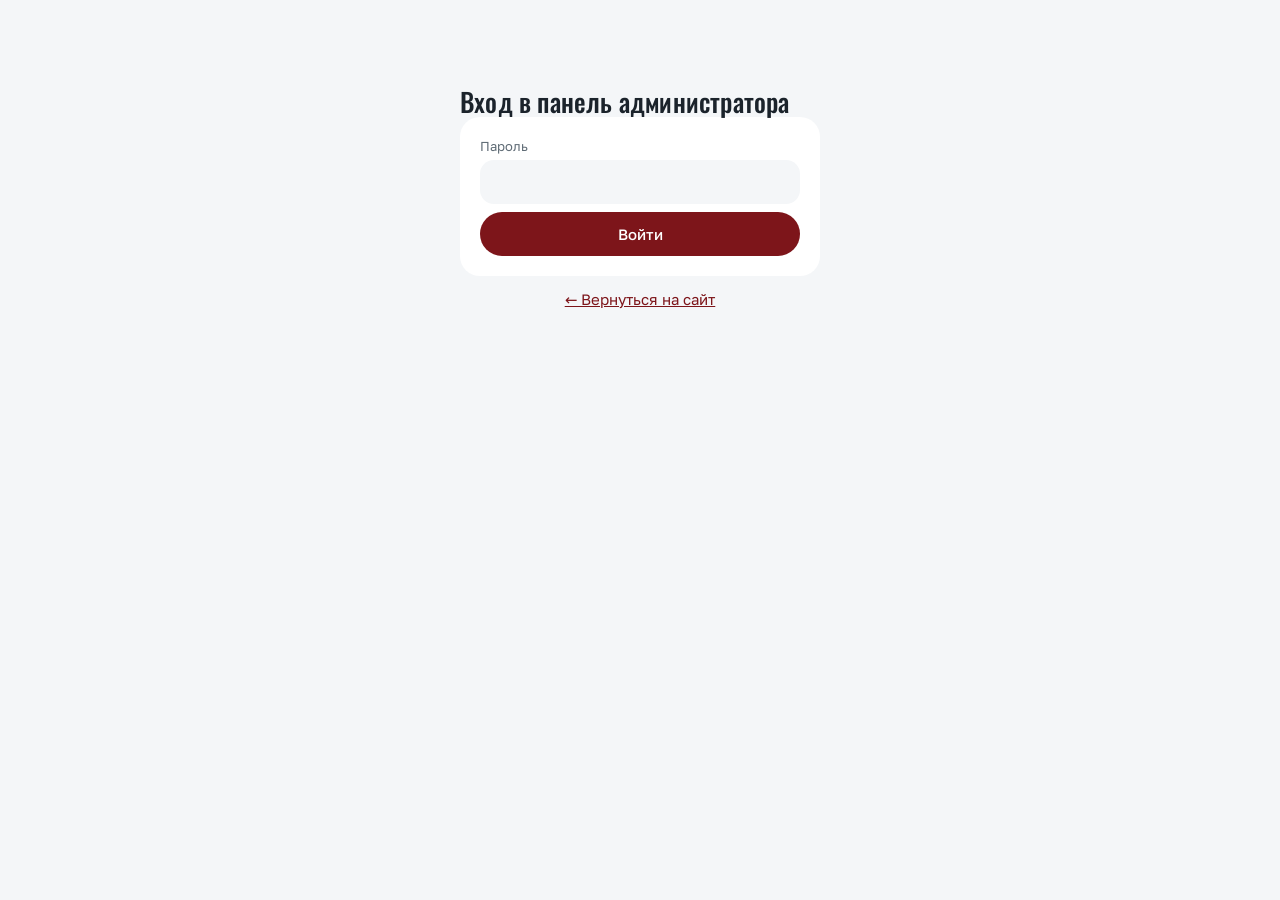
<file: admin.html>
<!DOCTYPE html>
<html lang="ru">
<head>
<meta charset="utf-8">
<!-- Только свои файлы и Worker; никаких сторонних скриптов рядом с паролем и записями клиентов -->
<meta http-equiv="Content-Security-Policy" content="default-src 'self'; script-src 'self' 'unsafe-inline'; style-src 'self' 'unsafe-inline'; img-src 'self' data:; font-src 'self'; connect-src https://carmaster03-zayavki.kenny-ki.workers.dev; frame-src 'none'; object-src 'none'; base-uri 'self'; form-action 'self'">
<meta name="referrer" content="no-referrer">
<meta name="viewport" content="width=device-width, initial-scale=1">
<meta name="robots" content="noindex, nofollow">
<!-- Панель нельзя открыть внутри чужой страницы (защита от подмены кликов) -->
<style>html{display:none}</style>
<script>if (window.top === window.self) document.documentElement.style.display = 'block'; else window.top.location = window.self.location;</script>
<title>Панель администратора</title>
<link rel="icon" type="image/png" href="favicon.png">
<link rel="stylesheet" href="fonts/fonts.css">
<style>
:root{--bg:#f4f6f8;--card:#ffffff;--ink:#1b232b;--muted:#5f6b75;--line:#e3e7eb;--line2:#d3d9df;--accent:color-mix(in srgb,#e3262f 55%,#000);--on-accent:#ffffff;--red:#b23a2e;--ok:#2f7a3e;--warn:#8a6414}
*{box-sizing:border-box;margin:0}
body{font-family:"Golos Text",system-ui,-apple-system,"Segoe UI",Roboto,sans-serif;background:var(--bg);color:var(--ink);line-height:1.5;font-size:15px;padding:24px 16px}
a{color:var(--accent)}
:focus-visible{outline:2px solid var(--accent);outline-offset:2px}
.wrap{max-width:1100px;margin:0 auto}
h1{font-size:24px;font-weight:600;letter-spacing:-.02em}
h2{font-size:18px;font-weight:600;margin:20px 0 8px}
h3{font-size:15px;font-weight:600;margin-bottom:6px}
.layout{display:grid;grid-template-columns:200px minmax(0,1fr);grid-template-areas:"top top" "tabs main";column-gap:32px}
.top{grid-area:top;padding-bottom:16px;border-bottom:1px solid var(--line);margin-bottom:24px}
.tabs{grid-area:tabs;align-self:start;flex-direction:column;gap:4px;margin:0;position:sticky;top:24px}
.tabs button{border:0;background:transparent;color:var(--muted);text-align:left;padding:12px;font-size:15px}
.tabs button.on{background:var(--ink);color:var(--bg)}
#pb,#pc{grid-area:main;min-width:0}
.card{background:var(--card);border:1px solid var(--line);border-radius:16px;padding:16px;margin-bottom:12px}
button{font:inherit;cursor:pointer;border-radius:12px;border:1px solid var(--line2);background:var(--card);color:var(--ink);padding:9px 14px;min-height:44px}
a.btnlink{display:inline-flex;align-items:center;font:inherit;border-radius:12px;border:1px solid var(--line2);background:var(--card);color:var(--ink);padding:9px 14px;min-height:44px;text-decoration:none}
button.primary{background:var(--accent);border-color:var(--accent);color:var(--on-accent);font-weight:500}
button.danger{background:var(--card);color:var(--red);border-color:var(--red)}
button:disabled{opacity:.5;cursor:default}
input,select{font:inherit;padding:9px 10px;min-height:44px;border:1px solid var(--line2);border-radius:12px;background:var(--bg);color:var(--ink);width:100%;min-width:0}
input:focus,select:focus{border-color:var(--ink)}
label.f{display:grid;gap:4px;font-size:13px;color:var(--muted)}
.row{display:flex;gap:8px;flex-wrap:wrap;align-items:flex-end}
.row>*{flex:1 1 140px}
.row>button{flex:0 0 auto}
.top{display:flex;justify-content:space-between;align-items:center;gap:8px}
.tabs{display:flex}
.bk{display:grid;grid-template-columns:70px 1fr auto;gap:10px;align-items:center;padding:12px 0;border-top:1px solid var(--line)}
.bk:first-child{border-top:0}
.bk .t{font-weight:600;font-size:18px}
.bk small{color:var(--muted)}
.badge{display:inline-block;font-size:12px;padding:1px 8px;border-radius:99px;border:1px solid currentColor;margin-left:6px}
.new{color:var(--warn)}.okb{color:var(--ok)}
.acts{display:flex;gap:6px;flex-wrap:wrap;justify-content:flex-end}
.days{font-weight:600;margin:16px 0 6px;text-transform:capitalize}
.hours{display:grid;grid-template-columns:repeat(auto-fill,minmax(110px,1fr));gap:6px;margin-top:8px}
/* вкладки настроек и закреплённая внизу кнопка сохранения */
.stabs{display:flex;flex-wrap:wrap;gap:6px;margin-bottom:14px}
.stabs button{min-height:40px;padding:8px 16px;background:transparent;color:var(--muted)}
.stabs button.on{background:var(--ink);color:var(--bg);border-color:var(--ink)}
.savebar{position:sticky;bottom:0;z-index:3;display:flex;flex-wrap:wrap;align-items:center;gap:12px;padding:12px 0;background:var(--bg);border-top:1px solid var(--line)}
.savebar .msg{margin:0;color:var(--muted)}
.savebar .msg.good{color:var(--ok)}.savebar .msg.err{color:var(--red)}
/* цены услуги: по рамке на тип кузова, внутри цена и минуты */
.lvls{display:grid;grid-template-columns:repeat(auto-fit,minmax(200px,1fr));gap:10px;margin-top:10px}
.lvl{border:1px solid var(--line);border-radius:14px;padding:10px 12px}
.lvl-t{font-size:13px;font-weight:600;color:var(--warn);margin-bottom:6px}
.lvl .two{display:grid;grid-template-columns:1fr 1fr;gap:8px}
.msg{margin:8px 0;font-size:14px}.msg.err{color:var(--red)}.msg.good{color:var(--ok)}
.hint{color:var(--muted);font-size:13px}
.empty{color:var(--muted);padding:12px 0}
/* допуслуги в ручной записи: на всю ширину формы, галочки сеткой */
.row>.exbox{flex:1 1 100%}
.exg{display:grid;grid-template-columns:repeat(auto-fill,minmax(220px,1fr));gap:4px 16px}
label.ex{display:grid;grid-template-columns:20px 1fr auto;align-items:center;gap:10px;min-height:40px;font-size:15px;color:var(--ink);cursor:pointer}
label.ex input{width:18px;height:18px;min-height:0;padding:0;accent-color:var(--accent)}
label.ex b{font-weight:500;white-space:nowrap}
/* итоговые цены */
.bk .price{margin-left:10px;font-weight:600;white-space:nowrap}
.days{display:flex;justify-content:space-between;align-items:baseline;gap:12px;flex-wrap:wrap}
.dsum{text-transform:none;font-weight:500;color:var(--muted);font-size:14px}
#mtot{font-size:16px;color:var(--ink);font-weight:600;margin-top:6px}
@media (max-width:760px){.layout{grid-template-columns:1fr;grid-template-areas:"top" "tabs" "main"}.tabs{flex-direction:row;margin-bottom:12px}.bk{grid-template-columns:60px 1fr}.acts{grid-column:1/-1;justify-content:flex-start}}
/* === Скругления: единый стиль форм и кнопок === */
button,a.btnlink{border-radius:999px}
input,select{border-radius:14px}
/* свой вид списков: Safari иначе рисует их светлыми, и текст на тёмной теме не читается */
select{-webkit-appearance:none;appearance:none;padding-right:36px;background:var(--bg) url("data:image/svg+xml,%3Csvg xmlns='http://www.w3.org/2000/svg' viewBox='0 0 24 24' fill='none' stroke='%231b232b' stroke-width='2'%3E%3Cpath d='m6 9 6 6 6-6'/%3E%3C/svg%3E") no-repeat right 12px center/16px}
select option{background:var(--card);color:var(--ink)}
.card{border-radius:18px}
.bk,.bk:first-child{padding:12px 14px;margin-bottom:8px;border:1px solid var(--line);border-radius:14px;background:var(--bg)}

/* ===== Новый вид в стиле сайта: белые карточки на светло-сером, без линий, всё скруглено ===== */
:root{--bg:#f4f6f8;--card:#ffffff;--soft:#f4f6f8;--deep:#e9edf1;--blue-soft:color-mix(in srgb,#e3262f 18%,#fff);--sand:#f0c987}
body{font-size:15px;padding:28px 20px}
h1,h2,.bk .t{font-family:Oswald,"Arial Narrow",sans-serif;font-weight:500;letter-spacing:.2px}
h1{font-size:26px;line-height:1.1}
h2{font-size:24px}
.top{border-bottom:0;padding-bottom:0;margin-bottom:28px}
.brand{display:flex;align-items:center;gap:12px}
.brand i{width:42px;height:42px;border-radius:14px;background:var(--accent);color:#fff;display:grid;place-items:center;font:500 22px Oswald,sans-serif;font-style:normal;position:relative;flex:none}
.brand i::after{content:"";position:absolute;right:-3px;top:-3px;width:12px;height:12px;border-radius:50%;background:var(--sand);border:2px solid var(--bg)}
.brand small{color:var(--muted);font-size:13px}
.card{border:0;border-radius:20px;padding:20px}
.card h3{font-size:17px}
/* кнопки: без рамок, мягкие подложки */
button,a.btnlink{border:0;background:var(--card);font-weight:500;transition:background .15s,transform .15s}
button:hover,a.btnlink:hover{background:var(--deep)}
.card button,.card a.btnlink{background:var(--deep)}
.card button:hover{background:#dde2e8}
button.primary,.card button.primary{background:var(--accent);color:#fff}
button.primary:hover,.card button.primary:hover{background:color-mix(in srgb,#e3262f 45%,#000)}
button.danger,.card button.danger{background:#fbe8e6;color:var(--red);border:0}
button.danger:hover,.card button.danger:hover{background:#f6d5d1}
.tabs button,.stabs button{background:transparent;transition:none}
.tabs button:hover{background:var(--deep)}
.tabs button.on,.tabs button.on:hover{background:var(--ink);color:#fff}
/* поля: серые подложки без рамок, синий фокус */
input,select{border:0;background-color:var(--soft)}
input:focus,select:focus{outline:2px solid var(--accent);outline-offset:0}
/* шапка списка: заголовок слева, управление справа */
.lhead{display:flex;justify-content:space-between;align-items:center;gap:12px;flex-wrap:wrap;margin:32px 0 6px}
.lhead h2{margin:0}
.lctl{display:flex;align-items:center;gap:10px;flex-wrap:wrap;justify-content:flex-end}
.lctl select{width:auto;min-width:180px;background-color:var(--card)}
.upd{color:var(--muted);font-size:13px}
.refresh{display:inline-flex;align-items:center;gap:8px;padding:9px 18px 9px 14px}
.refresh svg{width:18px;height:18px;fill:none;stroke:currentColor;stroke-width:2.2;stroke-linecap:round;stroke-linejoin:round}
.refresh.busy svg{animation:spin .8s linear infinite}
.refresh:disabled{opacity:1}
@keyframes spin{to{transform:rotate(360deg)}}
/* дни и записи */
.days{text-transform:none;font-size:15px;margin:22px 4px 8px}
.days > span:first-child{display:inline-block}
.days > span:first-child::first-letter{text-transform:uppercase}
.bk,.bk:first-child{border:0;background:var(--soft);border-radius:16px;padding:14px 16px;grid-template-columns:72px 1fr auto}
.bk:last-child{margin-bottom:0}
.bk .t{font-size:22px}
.bk strong{font-weight:600;margin-right:4px}
.bk small{display:block;margin-top:2px}
.bk small + br{display:none}
.bk a{display:inline-block;margin-top:4px;font-weight:500;text-decoration:none}
.bk a:hover{text-decoration:underline}
.badge{border:0;padding:2px 10px;font-weight:500;vertical-align:1px}
.badge.okb{background:#e3f2e6;color:var(--ok)}
.badge.new{background:#fbf1dc;color:var(--warn)}
.badge:not(.okb):not(.new){background:var(--deep);color:var(--muted)}
.bk .price{display:inline-block;margin-left:6px;padding:2px 10px;border-radius:999px;background:var(--blue-soft);color:var(--accent);font-weight:600}
/* ручная запись */
#mtot{display:inline-block;align-self:start;padding:8px 14px;border-radius:12px;background:#fbf1dc;font-size:16px}
label.ex{border-radius:10px;padding:0 6px;margin:0 -6px}
label.ex:hover{background:var(--soft)}
.savebar{border-top:0;background:var(--bg)}
.lvl{border:0;background:var(--soft)}
.lvl input,.lvl select{background-color:var(--card)}
@media (max-width:760px){
  body{padding:18px 12px}
  .lhead{align-items:flex-start}
  .lctl{width:100%;justify-content:space-between}
  .upd{order:3;width:100%}
  .bk,.bk:first-child{grid-template-columns:56px 1fr;padding:12px;gap:8px 10px}
  .bk .t{font-size:20px}
  .tabs{position:static;background:var(--card);padding:4px;border-radius:999px;width:max-content;max-width:100%}
  .tabs button{padding:9px 18px}
  #pb > .card,#books .card{padding:12px}
  .card{padding:16px}
  .lctl{width:auto}
  .upd{order:0;width:auto}
  /* шапка: заголовок и кнопки не вылезают за экран */
  .top{flex-wrap:wrap;gap:12px}
  h1{font-size:22px}
  .brand i{width:38px;height:38px;font-size:20px}
  .top .row{flex-wrap:wrap!important}
  .top .row button,.top .row a.btnlink{padding:8px 16px;min-height:40px}
}
/* поля одной ширины во всех браузерах: Safari на iPhone растягивает поле даты по своей ширине и оно наезжает на соседнее */
.row>*{min-width:0}
input[type=date]{-webkit-appearance:none;appearance:none;display:block;min-width:0;max-width:100%;width:100%;text-align:left;line-height:24px}
input[type=date]::-webkit-date-and-time-value{text-align:left;min-height:24px}
@media (max-width:760px){
  #mf > label.f{flex:1 1 calc(50% - 4px)}
  #mf > .exbox,#mf > label.f:has(#mn),#mf > label.f:has(#mp){flex-basis:100%}
  #mf > button{flex:1 1 100%}
}

/* ===== 17.11.2026: статусы, итоговая цена, действия иконками (ПК — справа внизу, телефон — смахиванием) ===== */
.lhead{margin-top:0}
#mcard{margin-top:14px}
.savebar{position:static}
.bk .badge.st-new{background:#eceff2;color:#5f6b75}
.bk .badge.st-ok{background:#e3edfd;color:#2659b8}
.bk .badge.st-done{background:#e1f3e6;color:#237a3d}
.bk .badge.st-no{background:#fbe5e3;color:#b23a2e}
.bk .price{background:#e1f3e6;color:#237a3d}
.bkw{position:relative;margin-bottom:8px;border-radius:16px;overflow:hidden;background:var(--soft)}
.bkw:last-child{margin-bottom:0}
.bkw .bk,.bkw .bk:first-child{position:relative;z-index:1;margin:0;grid-template-columns:72px minmax(0,1fr);padding:14px 16px 64px;background:var(--soft);transition:transform .22s ease}
.bk .mid{min-width:0}
.bk .pline{margin-top:6px;display:flex;flex-wrap:wrap;align-items:center;gap:4px 8px}
.bk .price{margin:0}
.bk .pnote{color:var(--muted);font-size:13px}
.bk a.tel{display:inline-block;margin-top:6px}
.sw{position:absolute;right:12px;bottom:12px;z-index:2;display:flex;gap:6px}
.ib{position:relative;width:40px;height:40px;min-height:0;padding:0;border-radius:50%;display:flex;flex-direction:column;align-items:center;justify-content:center;gap:3px}
.ib svg{width:20px;height:20px;fill:none;stroke:currentColor;stroke-width:2.2;stroke-linecap:round;stroke-linejoin:round;flex:none}
.ib span{position:absolute;width:1px;height:1px;overflow:hidden;clip:rect(0 0 0 0);white-space:nowrap}
.card .ib.i-ok{background:#e3edfd;color:#2659b8}.card .ib.i-ok:hover{background:#d2e2fb}
.card .ib.i-done{background:#e1f3e6;color:#237a3d}.card .ib.i-done:hover{background:#cdebd6}
.card .ib.i-undo{background:var(--deep);color:var(--muted)}
.card .ib.i-price{background:#fbf1dc;color:#8a6414}.card .ib.i-price:hover{background:#f6e6c2}
.card .ib.i-call{background:var(--deep);color:var(--ink)}
.card .ib.i-no{background:#fbe5e3;color:#b23a2e}.card .ib.i-no:hover{background:#f6d5d1}
.pedit{margin-top:10px;padding:12px;border-radius:14px;background:var(--card);display:grid;gap:8px;max-width:420px}
.pedit .msg,.sheet .msg{margin:0}
.pbtns{display:flex;flex-wrap:wrap;gap:8px}
.shade{position:fixed;inset:0;z-index:50;background:rgba(15,20,25,.45)}
.sheet{position:fixed;left:0;right:0;bottom:0;z-index:51;background:var(--card);border-radius:22px 22px 0 0;padding:20px 16px calc(20px + env(safe-area-inset-bottom));display:grid;gap:10px;animation:up .2s ease}
.sheet input{font-size:24px;font-weight:600;min-height:56px}
.sheet .pbtns button{flex:1 1 0;min-height:50px}
@keyframes up{from{transform:translateY(100%)}to{transform:none}}
.swtip{color:var(--muted);font-size:13px;margin:0 0 8px}
@keyframes peek{0%,100%{transform:none}35%,60%{transform:translateX(-120px)}}
.bk.hint{animation:peek 1.8s ease .5s 1}
@media (max-width:760px){
  /* телефон: иконки под записью, запись уезжает влево (как в Telegram) */
  .bkw .bk,.bkw .bk:first-child{padding:12px;grid-template-columns:56px minmax(0,1fr);border-radius:0;touch-action:pan-y;user-select:none;-webkit-user-select:none}
  .bkw:not(.open) .sw{visibility:hidden}
  .bkw.drag .sw,.bkw.open .sw{visibility:visible}
  .sw{top:0;right:0;bottom:0;z-index:0;gap:0}
  .card .ib{width:58px;height:auto;border-radius:0;font-size:11px;font-weight:500;color:#fff}
  .ib span{position:static;width:auto;height:auto;clip:auto}
  .card .ib.i-ok,.card .ib.i-ok:hover{background:#3b78e0;color:#fff}
  .card .ib.i-done,.card .ib.i-done:hover{background:#2f9e57;color:#fff}
  .card .ib.i-undo,.card .ib.i-undo:hover{background:#7b8794;color:#fff}
  .card .ib.i-price,.card .ib.i-price:hover{background:#d9961a;color:#fff}
  .card .ib.i-call,.card .ib.i-call:hover{background:#5d7385;color:#fff}
  .card .ib.i-no,.card .ib.i-no:hover{background:#d64541;color:#fff}
  /* шапка в одну строку: название заведения, «На сайт» и «Выйти» */
  .top{flex-wrap:nowrap}
  .top h1{display:none}
  .brand small{font-size:16px;font-weight:600;color:var(--ink);line-height:1.2}
  .top .row{flex-wrap:nowrap!important;gap:6px!important}
  .top .row button,.top .row a.btnlink{padding:6px 12px;min-height:38px;font-size:14px}
  .lctl{width:100%;justify-content:flex-start}
  #addb{margin-left:auto}
}
</style>
</head>
<body>
<div class="wrap">

<div id="login" style="display:none;max-width:360px;margin:60px auto">
  <h1>Вход в панель администратора</h1>
  <form id="lf" class="card">
    <label class="f">Пароль<input id="pw" type="password" autocomplete="current-password" required></label>
    <p class="msg err" id="lerr"></p>
    <button class="primary" type="submit" style="width:100%">Войти</button>
  </form>
  <p style="text-align:center"><a href="index.html">← Вернуться на сайт</a></p>
</div>

<div id="app" style="display:none">
<div class="layout">
  <div class="top"><div class="brand"><i aria-hidden="true">CM</i><div><h1>Панель администратора</h1><small>CarMaster</small></div></div><div class="row" style="flex:0 0 auto;gap:8px;flex-wrap:nowrap"><a class="btnlink" href="index.html">На сайт</a><button id="out" type="button">Выйти</button></div></div>
  <div class="tabs"><button type="button" id="tb" class="on">Записи</button><button type="button" id="tc">Настройки</button></div>

  <div id="pb">
    <!-- сначала записи; ручная запись — по кнопке «+ Записать» (17.11.2026) -->
    <div class="lhead"><h2>Ближайшие записи</h2>
      <div class="lctl"><span class="upd" id="upd" aria-live="polite"></span><select id="fm" aria-label="Пост"></select><button id="rf" type="button" class="refresh"><svg viewBox="0 0 24 24" aria-hidden="true"><path d="M20 12a8 8 0 1 1-2.34-5.66"/><path d="M20 4v5h-5"/></svg>Обновить</button><button id="addb" type="button" class="primary" aria-expanded="false" aria-controls="mcard">+ Записать</button></div></div>
    <div class="card" id="mcard" hidden>
      <h3>Добавить запись вручную</h3>
      <p class="hint">Для звонков и тех, кто пришёл сам. Время сразу станет занятым на сайте. Так же можно закрыть час на мойке.</p>
      <form id="mf" class="row" style="margin-top:8px"></form>
      <p class="msg" id="mmsg"></p>
    </div>
    <p class="msg err" id="berr"></p>
    <div id="books"></div>
  </div>

  <div id="pc" style="display:none">
    <div id="cfg"></div>
  </div>
</div>
</div>
</div>

<script>
var W = 'https://carmaster03-zayavki.kenny-ki.workers.dev';
var tok = sessionStorage.getItem('tk') || '';
var DAYS = ['Пн','Вт','Ср','Чт','Пт','Сб','Вс'];
var CFG = null, model = null, BOOKS = [], timer = null;
function $(id){ return document.getElementById(id); }
function el(t, c, x){ var n = document.createElement(t); if (c) n.className = c; if (x != null) n.textContent = x; return n; }

function api(path, body){
  var o = {headers: {'Authorization': 'Bearer ' + tok}};
  if (body !== undefined){ o.method = 'POST'; o.headers['Content-Type'] = 'application/json'; o.body = JSON.stringify(body); }
  return fetch(W + path, o).then(function(r){
    return r.json().catch(function(){ return {}; }).then(function(j){
      if (r.status === 401 && path !== '/admin/login'){ logout(); throw new Error('Войдите заново'); }
      if (!r.ok) throw new Error(j.error || ('Ошибка ' + r.status));
      return j;
    });
  });
}
function show(){
  var on = !!tok;
  $('login').style.display = on ? 'none' : 'block';
  $('app').style.display = on ? 'block' : 'none';
  if (on) init();
}
function logout(){ tok = ''; sessionStorage.removeItem('tk'); clearInterval(timer); document.title = 'Панель администратора'; show(); }
$('out').onclick = logout;
$('lf').onsubmit = function(e){
  e.preventDefault(); $('lerr').textContent = '';
  fetch(W + '/admin/login', {method: 'POST', headers: {'Content-Type': 'application/json'}, body: JSON.stringify({password: $('pw').value})})
    .then(function(r){ return r.json().then(function(j){ return {ok: r.ok, j: j}; }); })
    .then(function(x){
      if (!x.ok) throw new Error(x.j.error || 'Ошибка входа');
      tok = x.j.token; sessionStorage.setItem('tk', tok); $('pw').value = ''; show();
    })
    .catch(function(err){ $('lerr').textContent = err.message; });
};
function tab(t){
  $('pb').style.display = t === 'b' ? 'block' : 'none';
  $('pc').style.display = t === 'c' ? 'block' : 'none';
  $('tb').className = t === 'b' ? 'on' : ''; $('tc').className = t === 'c' ? 'on' : '';
}
$('tb').onclick = function(){ tab('b'); }; $('tc').onclick = function(){ tab('c'); };
$('addb').onclick = function(){
  var c = $('mcard'); c.hidden = !c.hidden;
  this.setAttribute('aria-expanded', String(!c.hidden)); this.textContent = c.hidden ? '+ Записать' : 'Скрыть форму';
  if (!c.hidden) c.scrollIntoView({block: 'nearest'});
};

function init(){
  fetch(W + '/config', {cache: 'no-cache'}).then(function(r){ return r.json(); }).then(function(c){
    CFG = c; model = JSON.parse(JSON.stringify(c));
    renderManual(); renderFilter(); renderCfg(); loadBooks();
    clearInterval(timer); timer = setInterval(function(){ if (!document.hidden) loadBooks(); }, 30000);
  }).catch(function(){ $('berr').textContent = 'Не удалось загрузить настройки. Проверьте Worker в Cloudflare.'; });}
function masterName(id){ var m = CFG.masters.filter(function(x){ return x.id === id; })[0]; return m ? m.name : id; }

/* ---------- записи ---------- */
function renderFilter(){
  var s = $('fm'); s.innerHTML = '';
  var o = el('option', '', 'Все посты'); o.value = ''; s.appendChild(o);
  CFG.masters.forEach(function(m){ var x = el('option', '', m.name); x.value = m.id; s.appendChild(x); });
  s.onchange = renderBooks; $('rf').onclick = loadBooks;
  s.style.display = CFG.masters.length < 2 ? 'none' : ''; // при одном посте фильтр не нужен
}
function loadBooks(){
  $('berr').textContent = ''; $('rf').classList.add('busy'); $('rf').disabled = true;
  api('/admin/bookings').then(function(j){
      BOOKS = j; renderBooks(); if (window.refreshManualTimes) window.refreshManualTimes();
      var n = new Date(); $('upd').textContent = 'Обновлено в ' + ('0' + n.getHours()).slice(-2) + ':' + ('0' + n.getMinutes()).slice(-2);
    })
    .catch(function(e){ $('berr').textContent = e.message; })
    .then(function(){ $('rf').classList.remove('busy'); $('rf').disabled = false; });
}
function rub(n){ return String(n).replace(/\B(?=(\d{3})+(?!\d))/g, ' ') + ' ₽'; }
// цена по прайсу (услуга по классу авто + допуслуги): {sum, from, unknown}; итоговая цена после расчёта хранится в записи (b.final)
function priceInfo(b){
  var r = {sum: 0, from: false, unknown: false};
  [b.service].concat(b.extras || []).forEach(function(name){
    var s = CFG.services.filter(function(x){ return x.name === name; })[0], p = s && (s.prices[b.level] || s.prices[Object.keys(s.prices)[0]]);
    if (!p || p.price == null){ r.unknown = true; return; }
    r.sum += p.price; if (p.from) r.from = true;
  });
  return r;
}
function listText(b){
  var p = priceInfo(b);
  if (p.unknown && !p.sum) return 'по прайсу: цена уточняется';
  return 'по прайсу: ' + (p.from || p.unknown ? 'от ' : '') + rub(p.sum);
}
// статусы: new — не подтверждена (серый), ok — подтверждена (голубой), done — выполнена (зелёный); отменённая запись удаляется
var ST = {'new': ['st-new', 'Не подтверждена'], ok: ['st-ok', 'Подтверждена'], done: ['st-done', 'Выполнена']};
var ICO = {
  ok: '<path d="M5 12.5l4.5 4.5L19 7.5"/>',
  done: '<path d="M2 12.5l4.5 4.5L16 7.5"/><path d="M11 15l2 2 9.5-9.5"/>',
  undo: '<path d="M9 14 4 9l5-5"/><path d="M4 9h10.5a5.5 5.5 0 0 1 0 11H11"/>',
  price: '<path d="M8 21V3h6a4.5 4.5 0 0 1 0 9H6M6 16h9"/>',
  call: '<path d="M6 3h4l2 5-2.5 1.5a11 11 0 0 0 5 5L16 12l5 2v4a2 2 0 0 1-2 2A16 16 0 0 1 4 6a2 2 0 0 1 2-3z"/>',
  no: '<path d="M6 6l12 12M18 6 6 18"/>'
};
var narrow = function(){ return window.matchMedia('(max-width:760px)').matches; };
var OPEN = null, EDIT = false, PENDING = false; // открытая свайпом запись и открытый ввод цены: обновление списка ждёт, пока их закроют
function uiBusy(){ return !!OPEN || EDIT; }
function flush(){ if (PENDING && !uiBusy()){ PENDING = false; renderBooks(); } }
function setOpen(w, on){
  var bk = w.querySelector('.bk');
  if (on && OPEN && OPEN !== w) setOpen(OPEN, false);
  bk.style.transform = on ? 'translateX(-' + w.querySelector('.sw').offsetWidth + 'px)' : '';
  w.classList.toggle('open', on); OPEN = on ? w : (OPEN === w ? null : OPEN);
  if (!on) flush();
}
// смахивание влево (как в Telegram): палец или мышь, вертикальная прокрутка не мешает
function swipe(w){
  var bk = w.querySelector('.bk'), sw = w.querySelector('.sw'), x0 = null, y0 = 0, dx = 0, base = 0, drag = null, moved = false;
  bk.addEventListener('pointerdown', function(e){
    if (!narrow() || e.button > 0) return;
    x0 = e.clientX; y0 = e.clientY; drag = null; moved = false; base = w.classList.contains('open') ? -sw.offsetWidth : 0; dx = base;
  });
  bk.addEventListener('pointermove', function(e){
    if (x0 == null) return;
    var ddx = e.clientX - x0, ddy = e.clientY - y0;
    if (drag === null){ if (Math.abs(ddx) < 8 && Math.abs(ddy) < 8) return; drag = Math.abs(ddx) > Math.abs(ddy); if (drag){ try { bk.setPointerCapture(e.pointerId); } catch (er) {} bk.style.transition = 'none'; w.classList.add('drag'); } }
    if (!drag) return;
    moved = true; dx = Math.min(0, Math.max(-sw.offsetWidth - 24, base + ddx)); bk.style.transform = 'translateX(' + dx + 'px)';
  });
  function end(){
    if (x0 == null) return; x0 = null; bk.style.transition = '';
    if (drag){ setOpen(w, dx < -sw.offsetWidth / 3); setTimeout(function(){ w.classList.remove('drag'); }, 250); }
  }
  bk.addEventListener('pointerup', end); bk.addEventListener('pointercancel', end);
  // тап по открытой записи закрывает её; после смахивания клик не срабатывает
  bk.addEventListener('click', function(e){
    if (moved){ e.preventDefault(); e.stopPropagation(); moved = false; return; }
    if (w.classList.contains('open') && !e.target.closest('a')){ e.preventDefault(); setOpen(w, false); }
  }, true);
}
document.addEventListener('pointerdown', function(e){ if (OPEN && !OPEN.contains(e.target)) setOpen(OPEN, false); });

// короткие подписи под иконками на телефоне; полное название — в подсказке и для программ чтения с экрана
var SHORT = {ok: 'Принять', done: 'Готово', undo: 'Вернуть', price: 'Цена', call: 'Звонок', no: 'Отмена'};
function ib(kind, cls, label, fn){
  var b = el('button', 'ib ' + cls); b.type = 'button'; b.title = label; b.setAttribute('aria-label', label);
  b.innerHTML = '<svg viewBox="0 0 24 24" aria-hidden="true">' + ICO[kind] + '</svg>'; b.appendChild(el('span', '', SHORT[kind]));
  b.onclick = function(e){ e.stopPropagation(); fn(); }; return b;
}
function plural(n, a, b, c){ return n % 10 === 1 && n % 100 !== 11 ? a : n % 10 >= 2 && n % 10 <= 4 && (n % 100 < 10 || n % 100 >= 20) ? b : c; }
function renderBooks(){
  if (uiBusy()){ PENDING = true; return; }
  var box = $('books'); box.innerHTML = '';
  var nw = BOOKS.filter(function(b){ return b.status !== 'ok' && b.status !== 'done'; }).length;
  document.title = (nw ? '(' + nw + ') ' : '') + 'Панель администратора';
  var f = $('fm').value, last = '', card = null, n = 0, dayHead = null, cnt = 0, fin = 0, sum = 0;
  // итог дня — только по уточнённым ценам; пока уточнены не все, итог помечен как не окончательный
  function closeDay(){
    if (!dayHead) return;
    var t = cnt + ' ' + plural(cnt, 'запись', 'записи', 'записей');
    if (!fin) t += ' · цены не уточнены';
    else if (fin < cnt) t += ' · ' + rub(sum) + ' — уточнено ' + fin + ' из ' + cnt + ', итог не окончательный';
    else t += ' · итого ' + rub(sum);
    dayHead.lastChild.textContent = t;
  }
  BOOKS.filter(function(b){ return !f || b.master === f; }).forEach(function(b){
    n++;
    if (b.date !== last){
      closeDay(); cnt = 0; fin = 0; sum = 0;
      last = b.date;
      var d = new Date(b.date + 'T12:00:00');
      dayHead = el('div', 'days'); dayHead.appendChild(el('span', '', d.toLocaleDateString('ru-RU', {weekday: 'long', day: 'numeric', month: 'long'}))); dayHead.appendChild(el('span', 'dsum'));
      box.appendChild(dayHead);
      card = el('div', 'card'); box.appendChild(card);
    }
    cnt++; if (b.final != null){ fin++; sum += b.final; }
    var st = ST[b.status] || ST['new'];
    var w = el('div', 'bkw'), row = el('div', 'bk');
    row.appendChild(el('div', 't', b.time || 'Заявка'));
    var mid = el('div', 'mid');
    var l1 = el('div'); l1.appendChild(el('strong', '', b.name || 'Без имени'));
    l1.appendChild(el('span', 'badge ' + st[0], st[1]));
    if (b.manual) l1.appendChild(el('span', 'badge', 'вручную'));
    if (b.kind === 'request') l1.appendChild(el('span', 'badge', 'на расчёт'));
    mid.appendChild(l1);
    // класс авто, услуга и допуслуги; пост показываем, только если их несколько
    mid.appendChild(b.kind === 'request'
      ? el('small', '', [b.service + (b.extras && b.extras.length ? ' + ' + b.extras.join(', ') : ''), b.car].filter(Boolean).join(', ') + (b.comment ? ' — ' + b.comment : ''))
      : el('small', '', [CFG.masters.length > 1 ? masterName(b.master) : '', CFG.levels.length > 1 ? b.level : '', b.service].filter(Boolean).join(', ') + (b.extras && b.extras.length ? ' + ' + b.extras.join(', ') : '')));
    var pl = el('div', 'pline');
    if (b.final != null){ pl.appendChild(el('span', 'price', rub(b.final))); pl.appendChild(el('span', 'pnote', 'уточнено · ' + listText(b))); }
    else pl.appendChild(el('span', 'pnote', listText(b)));
    mid.appendChild(pl);
    var tel = b.phone && b.phone !== '—' ? 'tel:' + b.phone.replace(/[^\d+]/g, '') : '';
    if (tel){ var a = el('a', 'tel', b.phone); a.href = tel; mid.appendChild(a); }
    row.appendChild(mid);
    // действия: только подходящие к статусу; красная отмена — последней
    var sw = el('div', 'sw');
    if (b.status !== 'ok' && b.status !== 'done') sw.appendChild(ib('ok', 'i-ok', 'Подтвердить', function(){ act(b.id, 'ok'); }));
    if (b.status !== 'done') sw.appendChild(ib('done', 'i-done', 'Выполнена', function(){ act(b.id, 'done'); }));
    else sw.appendChild(ib('undo', 'i-undo', 'Вернуть в подтверждённые', function(){ act(b.id, 'undo'); }));
    sw.appendChild(ib('price', 'i-price', 'Цена', function(){ openPrice(b, w); }));
    if (tel) sw.appendChild(ib('call', 'i-call', 'Позвонить', function(){ location.href = tel; }));
    if (b.status !== 'done') sw.appendChild(ib('no', 'i-no', 'Отменить', function(){
      if (confirm('Отменить запись «' + (b.name || '') + '» на ' + b.date + ' ' + (b.time || '') + '? Время освободится на сайте.')) act(b.id, 'no'); }));
    w.appendChild(sw); w.appendChild(row); card.appendChild(w); swipe(w);
  });
  closeDay();
  if (!n) box.appendChild(el('p', 'empty', 'Записей пока нет.'));
  swipeHint();
}
function act(id, a, extra){
  if (OPEN) setOpen(OPEN, false);
  var body = {id: id, act: a}; for (var k in extra || {}) body[k] = extra[k];
  return api('/admin/action', body).then(loadBooks).catch(function(e){ $('berr').textContent = e.message; throw e; });
}
// итоговая цена: на телефоне — панель снизу с цифровой клавиатурой, на ПК — поле в карточке
function openPrice(b, w){
  if (EDIT) return;
  if (OPEN) setOpen(OPEN, false);
  EDIT = true;
  var mob = narrow(), host = el('div', mob ? 'sheet' : 'pedit'), shade = null;
  if (mob){ shade = el('div', 'shade'); host.setAttribute('role', 'dialog'); host.setAttribute('aria-modal', 'true'); host.setAttribute('aria-label', 'Итоговая цена');
    host.appendChild(el('h3', '', 'Итоговая цена')); host.appendChild(el('p', 'hint', (b.name || 'Без имени') + ' · ' + (b.service || ''))); }
  host.appendChild(el('p', 'hint', listText(b).replace('по прайсу', 'По прайсу')));
  var lb = el('label', 'f', 'Итоговая цена, ₽'), inp = el('input'); inp.inputMode = 'numeric'; inp.autocomplete = 'off'; inp.placeholder = 'например, 4200';
  inp.value = b.final != null ? String(b.final) : ''; lb.appendChild(inp); host.appendChild(lb);
  var msg = el('p', 'msg err'); host.appendChild(msg);
  var r = el('div', 'pbtns'), sv = el('button', 'primary', 'Сохранить'), cl = el('button', '', 'Отмена'); sv.type = cl.type = 'button';
  r.appendChild(sv);
  if (b.final != null){ var er = el('button', 'danger', 'Стереть'); er.type = 'button'; er.onclick = function(){ save(null); }; r.appendChild(er); }
  r.appendChild(cl); host.appendChild(r);
  function close(){ EDIT = false; if (shade) shade.remove(); host.remove(); flush(); }
  function save(v){
    sv.disabled = true;
    act(b.id, 'price', {price: v}).then(close).catch(function(e){ msg.textContent = e.message; sv.disabled = false; });
  }
  sv.onclick = function(){
    var d = inp.value.replace(/\s/g, '');
    if (d === ''){ save(null); return; }
    if (!/^\d{1,8}$/.test(d)){ msg.textContent = 'Только цифры, целые рубли'; inp.focus(); return; }
    save(+d);
  };
  cl.onclick = close; if (shade) shade.onclick = close;
  inp.addEventListener('keydown', function(e){ if (e.key === 'Enter') sv.click(); if (e.key === 'Escape') close(); });
  if (mob){ document.body.appendChild(shade); document.body.appendChild(host); }
  else w.querySelector('.mid').appendChild(host);
  inp.focus();
}
// один раз на телефоне показываем, что запись смахивается влево
function swipeHint(){
  if (!narrow()) return;
  var seen = false; try { seen = localStorage.getItem('swh') === '1'; } catch (e) {}
  var w = document.querySelector('#books .bkw'); if (seen || !w) return;
  try { localStorage.setItem('swh', '1'); } catch (e) {}
  var tip = el('p', 'swtip', 'Смахните запись влево — там действия'); w.parentNode.insertBefore(tip, w);
  w.classList.add('drag'); w.querySelector('.bk').classList.add('hint');
  setTimeout(function(){ w.classList.remove('drag'); }, 2600);
  setTimeout(function(){ tip.remove(); }, 6000);
}

function renderManual(){
  var f = $('mf'); f.innerHTML = '';
  // сайты только с заявками на расчёт: записывать по времени нечего, ручная запись не нужна
  var hasBook = CFG.services.some(function(s){ return !s.request && Object.keys(s.prices).some(function(l){ return s.prices[l] && s.prices[l].minutes; }); });
  $('addb').style.display = hasBook ? '' : 'none';
  if (!hasBook){ $('mcard').hidden = true; return; }
  function pl(p){ return p.price == null ? 'цена уточняется' : (p.from ? 'от ' : '') + p.price + ' ₽'; }
  function sel(label, id, opts){ var l = el('label', 'f', label), s = el('select'); s.id = id;
    opts.forEach(function(o){ var x = el('option', '', o[1]); x.value = o[0]; s.appendChild(x); }); l.appendChild(s); f.appendChild(l); return l; }
  // пост выбираем, только если их несколько; при одном посте поле скрыто
  var ml = sel('Пост', 'mm', CFG.masters.map(function(m){ return [m.id, m.name]; }));
  if (CFG.masters.length < 2) ml.style.display = 'none';
  var ll0 = sel('Класс авто', 'ml', CFG.levels.map(function(l){ return [l, l]; }));
  if (CFG.levels.length < 2) ll0.style.display = 'none';
  sel('Услуга', 'ms', []);
  function priceOf(v, lv){ var p = v.prices[lv]; return p ? p : null; }
  // мойки с ценой для выбранного кузова; допуслуги без минут сюда не попадают
  function fillSvc(){
    var lv = $('ml').value, s = $('ms'), keep = s.value; s.innerHTML = '';
    CFG.services.forEach(function(v){ var p = priceOf(v, lv); if (!p || !p.minutes || v.request) return;
      var x = el('option', '', v.name + ' — ' + pl(p) + ' · ' + p.minutes + ' мин'); x.value = v.name; s.appendChild(x); });
    s.value = keep; if (s.selectedIndex < 0) s.selectedIndex = 0;
  }
  var dl = el('label', 'f', 'Дата'), di = el('input'); di.type = 'date'; di.id = 'md'; di.required = true;
  var t = new Date(); di.value = t.getFullYear() + '-' + ('0' + (t.getMonth() + 1)).slice(-2) + '-' + ('0' + t.getDate()).slice(-2);
  dl.appendChild(di); f.appendChild(dl);
  sel('Время', 'mt', []);
  // время — по графику поста на выбранный день, шагом в длительность мойки
  function fillTimes(){
    var s = $('mt'), keep = s.value; s.innerHTML = '';
    var m = CFG.masters.filter(function(x){ return x.id === $('mm').value; })[0] || CFG.masters[0];
    var d = new Date($('md').value + 'T12:00:00'), key = DAYS[(d.getDay() + 6) % 7];
    // часы дня: «10:00-21:00» или с перерывом «10:00-12:00, 13:00-21:00»
    var h = String((m && m.hours && m.hours[key]) || '').trim().split(',').map(function(part){ return /^(\d{1,2}):(\d{2})-(\d{1,2}):(\d{2})$/.exec(part.trim()); }).filter(Boolean);
    var v = CFG.services.filter(function(x){ return x.name === $('ms').value; })[0], p = v && priceOf(v, $('ml').value);
    var dur = p && p.minutes ? p.minutes : 60;
    if (!h.length){ var o = el('option', '', 'Выходной'); o.value = ''; s.appendChild(o); s.disabled = true; return; }
    s.disabled = false;
    function hhmm(x){ return ('0' + Math.floor(x / 60)).slice(-2) + ':' + (x % 60 ? ('0' + x % 60).slice(-2) : '00'); }
    // занятые получасы этого поста на эту дату — из списка записей
    var taken = [];
    BOOKS.forEach(function(b){ if (b.date === $('md').value && b.master === m.id) taken = taken.concat(b.cells || []); });
    h.forEach(function(iv){
      // начало записи — с целого часа, как на сайте; услуга должна уместиться до конца промежутка
      for (var x = +iv[1] * 60 + +iv[2]; x + dur <= +iv[3] * 60 + +iv[4]; x += 60){
        var tt = hhmm(x), busy = false;
        for (var c = x; c < x + dur; c += 30) if (taken.indexOf(hhmm(c)) >= 0) busy = true;
        var op = el('option', '', tt + (busy ? ' — занято' : '')); op.value = tt; op.disabled = busy; s.appendChild(op);
      }
    });
    s.value = keep; if (s.selectedIndex < 0 || s.options[s.selectedIndex].disabled){
      var free = [].filter.call(s.options, function(o){ return !o.disabled; })[0]; s.value = free ? free.value : '';
    }
  }
  window.refreshManualTimes = fillTimes;
  // допуслуги: галочки с ценой для выбранного кузова
  var exl = el('div', 'f exbox'); exl.appendChild(el('span', '', 'Доп. услуги'));
  var exg = el('div', 'exg'); exg.id = 'mx'; exl.appendChild(exg);
  var tot = el('p', 'hint'); tot.id = 'mtot'; exl.appendChild(tot); f.appendChild(exl);
  function fillExtras(){
    var lv = $('ml').value, on = [].map.call(exg.querySelectorAll('input:checked'), function(i){ return i.value; }); exg.innerHTML = '';
    CFG.services.forEach(function(v){ var p = priceOf(v, lv); if (!p || p.minutes || v.request) return;
      var lb = el('label', 'ex'), cb = el('input'); cb.type = 'checkbox'; cb.value = v.name; cb.checked = on.indexOf(v.name) >= 0; cb.onchange = total;
      lb.appendChild(cb); lb.appendChild(el('span', '', v.name)); lb.appendChild(el('b', '', pl(p))); exg.appendChild(lb); });
    if (!exg.children.length) exl.style.display = 'none';
  }
  function chosen(){ return [].map.call(exg.querySelectorAll('input:checked'), function(i){ return i.value; }); }
  function total(){
    var lv = $('ml').value, sum = 0, v = CFG.services.filter(function(x){ return x.name === $('ms').value; })[0], p = v && priceOf(v, lv);
    var unk = !!p && p.price == null;
    if (p && p.price != null) sum += p.price;
    chosen().forEach(function(n){ var e = CFG.services.filter(function(x){ return x.name === n; })[0], q = e && priceOf(e, lv); if (q && q.price != null) sum += q.price; else unk = true; });
    var n = chosen().length;
    $('mtot').textContent = 'Итого: ' + (sum || !unk ? String(sum).replace(/\B(?=(\d{3})+(?!\d))/g, ' ') + ' ₽' : 'цена уточняется') + (unk && sum ? ' и уточнить' : '') + (n ? ' (услуга и ' + n + ' доп.)' : '');
  }
  $('ml').onchange = function(){ fillSvc(); fillExtras(); fillTimes(); total(); };
  $('ms').onchange = function(){ fillTimes(); total(); };
  $('mm').onchange = fillTimes; di.onchange = fillTimes;
  fillSvc(); fillExtras(); fillTimes(); total();
  var nl = el('label', 'f', 'Имя (необязательно)'), ni = el('input'); ni.id = 'mn'; nl.appendChild(ni); f.appendChild(nl);
  var pl = el('label', 'f', 'Телефон (необязательно)'), pi = el('input'); pi.id = 'mp'; pi.type = 'tel';
  pi.inputMode = 'tel'; pi.autocomplete = 'off'; pi.maxLength = 18; pi.placeholder = '+7 (___) ___-__-__';
  // маска как на сайте: 8 или 7 в начале превращаются в +7, лишние цифры отбрасываются
  function fmtPhone(v){
    var d = v.replace(/\D/g, '');
    if (d[0] === '7' || d[0] === '8') d = d.slice(1);
    d = d.slice(0, 10);
    var o = '+7 (' + d.slice(0, 3);
    if (d.length > 3) o += ') ' + d.slice(3, 6);
    if (d.length > 6) o += '-' + d.slice(6, 8);
    if (d.length > 8) o += '-' + d.slice(8, 10);
    return o;
  }
  pi.addEventListener('focus', function(){ if (!this.value) this.value = '+7 ('; });
  pi.addEventListener('input', function(){ this.value = fmtPhone(this.value); });
  pi.addEventListener('blur', function(){ if (this.value.replace(/\D/g, '').length <= 1) this.value = ''; });
  pl.appendChild(pi); f.appendChild(pl);
  var b = el('button', 'primary', 'Добавить'); b.type = 'submit'; f.appendChild(b);
  f.onsubmit = function(e){
    e.preventDefault(); var msg = $('mmsg'); msg.className = 'msg'; msg.textContent = '';
    if (!$('mt').value){ msg.className = 'msg err'; msg.textContent = $('mt').disabled ? 'В этот день мойка не работает.' : 'На этот день всё занято.'; return; }
    var pd = $('mp').value.replace(/\D/g, '');
    if (pd.length > 1 && pd.length < 11){ msg.className = 'msg err'; msg.textContent = 'Введите номер полностью: +7 (999) 123-45-67 — или оставьте поле пустым.'; $('mp').focus(); return; }
    if (pd.length <= 1) $('mp').value = '';
    api('/admin/book', {master: $('mm').value, level: $('ml').value, service: $('ms').value, extras: chosen(), date: $('md').value, time: $('mt').value, name: $('mn').value, phone: $('mp').value})
      .then(function(){
        msg.className = 'msg good'; msg.textContent = 'Запись добавлена, время занято.';
        $('mn').value = ''; $('mp').value = ''; [].forEach.call(exg.querySelectorAll('input:checked'), function(i){ i.checked = false; }); total(); loadBooks();
      })
      .catch(function(err){ msg.className = 'msg err'; msg.textContent = err.message; });
  };
}

/* ---------- настройки ---------- */
function field(label, obj, key, type){
  var l = el('label', 'f', label), i = el('input'); i.type = type || 'text';
  i.value = obj[key] == null ? '' : obj[key];
  i.oninput = function(){ obj[key] = type === 'number' ? Number(i.value) : i.value; };
  l.appendChild(i); return l;
}
// вкладки настроек: показывается один блок, сохраняются все сразу
var SECS = [['svc', 'Услуги и цены'], ['mst', 'Пост и график'], ['shop', 'Мойка'], ['gen', 'Общие']], SEC = 'svc';
function renderCfg(){
  var box = $('cfg'); box.innerHTML = '';
  var bar = el('div', 'stabs'); bar.setAttribute('role', 'tablist'); box.appendChild(bar);
  var g = el('div', 'card'); g.appendChild(el('h3', '', 'Общие'));
  g.appendChild(field('Записываться на дней вперёд (1-120)', model, 'ahead', 'number')); g.dataset.sec = 'gen'; box.appendChild(g);

  var s = el('div', 'card'); s.appendChild(el('h3', '', 'Мойка'));
  var r1 = el('div', 'row'); ['name', 'address', 'note', 'phone', 'phone2', 'email', 'vk', 'tg'].forEach(function(k, i){
    r1.appendChild(field(['Название (без слова «Автомойка»)', 'Адрес', 'Как найти', 'Телефон', 'Второй телефон', 'E-mail', 'Ссылка ВКонтакте', 'Ссылка Telegram'][i], model.shop, k)); });
  s.appendChild(r1); s.appendChild(el('h3', '', 'Часы работы мойки (текст на сайте)')).style.marginTop = '10px';
  model.shop.hours.forEach(function(h, i){
    var r = el('div', 'row'); r.style.marginBottom = '6px';
    r.appendChild(field('Дни', h, 0)); r.appendChild(field('Часы', h, 1));
    var d = el('button', 'danger', 'Убрать'); d.type = 'button'; d.onclick = function(){ model.shop.hours.splice(i, 1); renderCfg(); }; r.appendChild(d);
    s.appendChild(r);
  });
  var ah = el('button', '', 'Добавить строку'); ah.type = 'button'; ah.onclick = function(){ model.shop.hours.push(['', '']); renderCfg(); }; s.appendChild(ah);
  s.dataset.sec = 'shop'; box.appendChild(s);

  var sv = el('div', 'card'); sv.appendChild(el('h3', '', 'Услуги и цены'));
  sv.appendChild(el('p', 'hint', 'Цена и минуты для каждого типа кузова. Пустая цена: для этого кузова услуги нет. Минуты у мойки — сколько длится запись (60 — целый час). Услуги без минут — дополнительные: на сайте их добавляют к мойке при записи.'));
  model.services.forEach(function(x, i){
    var c = el('div'); c.style.cssText = 'border-top:1px solid var(--line);padding-top:10px;margin-top:10px';
    var r = el('div', 'row'); r.appendChild(field('Название', x, 'name')); r.appendChild(field('Описание', x, 'desc')); r.appendChild(field('Группа в прайсе', x, 'group'));
    var rl = el('label', 'ex'), rc = el('input'); rc.type = 'checkbox'; rc.checked = !!x.request; rc.onchange = function(){ x.request = rc.checked; };
    rl.appendChild(rc); rl.appendChild(el('span', '', 'Заявка на расчёт, без записи на время')); r.appendChild(rl);
    var d = el('button', 'danger', 'Убрать'); d.type = 'button'; d.onclick = function(){ model.services.splice(i, 1); renderCfg(); }; r.appendChild(d);
    c.appendChild(r);
    var g = el('div', 'lvls');
    model.levels.forEach(function(l){
      var p = x.prices[l] || {price: null, minutes: null}, box = el('div', 'lvl');
      box.appendChild(el('div', 'lvl-t', l)); var two = el('div', 'two'); box.appendChild(two); g.appendChild(box);
      [['price', 'Цена, ₽'], ['minutes', 'Минут']].forEach(function(f){
        var lb = el('label', 'f', f[1]), inp = el('input'); inp.type = 'number'; inp.value = p[f[0]] == null ? '' : p[f[0]];
        inp.oninput = function(){
          var v = inp.value === '' ? null : Number(inp.value), cur = x.prices[l] || {price: null, minutes: null};
          cur[f[0]] = v;
          // и цена, и минуты пусты: для этого класса услуги нет (у заявки на расчёт запись остаётся: цена «уточнить»)
          if (cur.price == null && cur.minutes == null && !x.request && !cur.from) delete x.prices[l]; else x.prices[l] = cur;
        };
        lb.appendChild(inp); two.appendChild(lb);
      });
      var fl = el('label', 'ex'), fc = el('input'); fc.type = 'checkbox'; fc.checked = !!p.from;
      fc.onchange = function(){ var cur = x.prices[l] || {price: null, minutes: null}; cur.from = fc.checked; x.prices[l] = cur; };
      fl.appendChild(fc); fl.appendChild(el('span', '', 'Цена «от»')); box.appendChild(fl);
    });
    c.appendChild(g); sv.appendChild(c);
  });
  var as = el('button', '', 'Добавить услугу'); as.type = 'button'; as.style.marginTop = '12px';
  as.onclick = function(){ var pr = {}; model.levels.forEach(function(l){ pr[l] = {price: 100, minutes: null}; }); model.services.push({name: 'Новая услуга', group: 'Салон', desc: '', prices: pr}); renderCfg(); }; sv.appendChild(as);
  sv.dataset.sec = 'svc'; box.appendChild(sv);

  var ms = el('div', 'card'); ms.appendChild(el('h3', '', 'Пост и график'));
  ms.appendChild(el('p', 'hint', 'Часы приёма записей в формате 10:00-20:00 (шаг 30 минут): последняя запись начинается за час до конца. Пустое поле — выходной. Удалить пост нельзя, чтобы не потерять записи.'));
  model.masters.forEach(function(m){
    var c = el('div'); c.style.cssText = 'border-top:1px solid var(--line);padding-top:10px;margin-top:10px';
    var r = el('div', 'row'); r.appendChild(field('Название (' + m.id + ')', m, 'name'));
    var ll = el('label', 'f', 'Кузов по умолчанию'), ls = el('select');
    model.levels.forEach(function(l){ var o = el('option', '', l); o.value = l; ls.appendChild(o); });
    ls.value = m.level; ls.onchange = function(){ m.level = ls.value; }; ll.appendChild(ls); r.appendChild(ll); c.appendChild(r);
    var h = el('div', 'hours'); DAYS.forEach(function(d){ var l = field(d, m.hours, d); l.querySelector('input').placeholder = 'выходной'; h.appendChild(l); });
    c.appendChild(h); ms.appendChild(c);
  });
  var am = el('button', '', 'Добавить пост'); am.type = 'button'; am.style.marginTop = '12px';
  am.onclick = function(){
    var n = Math.max.apply(null, model.masters.map(function(m){ return +m.id.slice(1); })) + 1, hr = {};
    DAYS.forEach(function(d){ hr[d] = ''; });
    model.masters.push({id: 'm' + n, name: 'Пост ' + n, level: model.levels[0], exp: '', hours: hr}); renderCfg();
  };
  ms.appendChild(am); ms.dataset.sec = 'mst'; box.appendChild(ms);

  SECS.forEach(function(x){
    var b = el('button', SEC === x[0] ? 'on' : '', x[1]); b.type = 'button'; b.setAttribute('role', 'tab'); b.setAttribute('aria-selected', SEC === x[0]);
    b.onclick = function(){ SEC = x[0]; renderCfg(); window.scrollTo(0, 0); }; bar.appendChild(b);
  });
  [].forEach.call(box.querySelectorAll('.card[data-sec]'), function(c){ c.hidden = c.dataset.sec !== SEC; });

  var sb = el('button', 'primary', 'Сохранить настройки'); sb.type = 'button';
  var msg = el('p', 'msg', 'Сохраняются все вкладки сразу, на сайте изменения появятся в течение минуты.');
  sb.onclick = function(){
    msg.className = 'msg'; msg.textContent = 'Сохраняем…';
    api('/admin/config', {config: model}).then(function(){
      CFG = JSON.parse(JSON.stringify(model)); msg.className = 'msg good'; msg.textContent = 'Сохранено. Сайт подхватит изменения в течение минуты.';
      renderManual(); renderFilter(); renderBooks();
    }).catch(function(e){ msg.className = 'msg err'; msg.textContent = e.message; });
  };
  var save = el('div', 'savebar'); save.appendChild(sb); save.appendChild(msg); box.appendChild(save);
}
show();
</script>
</body>
</html>
</file>
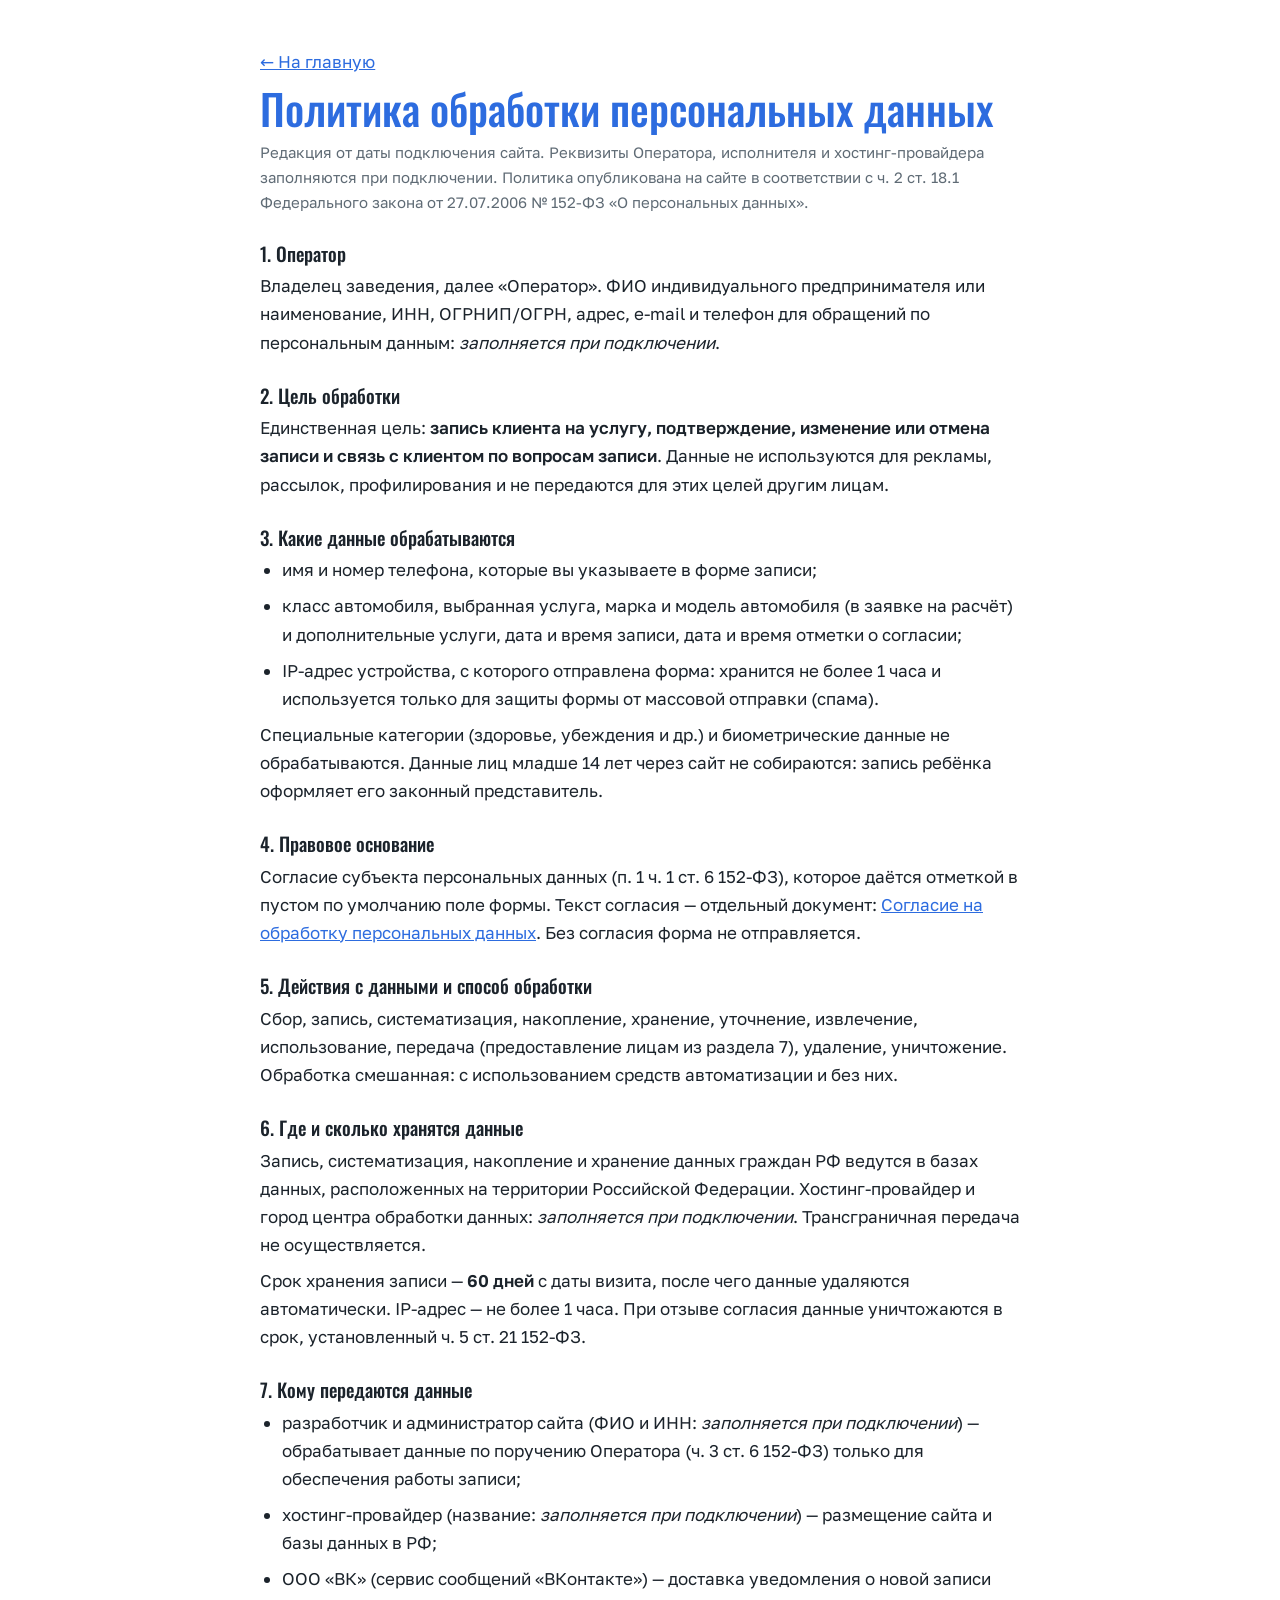
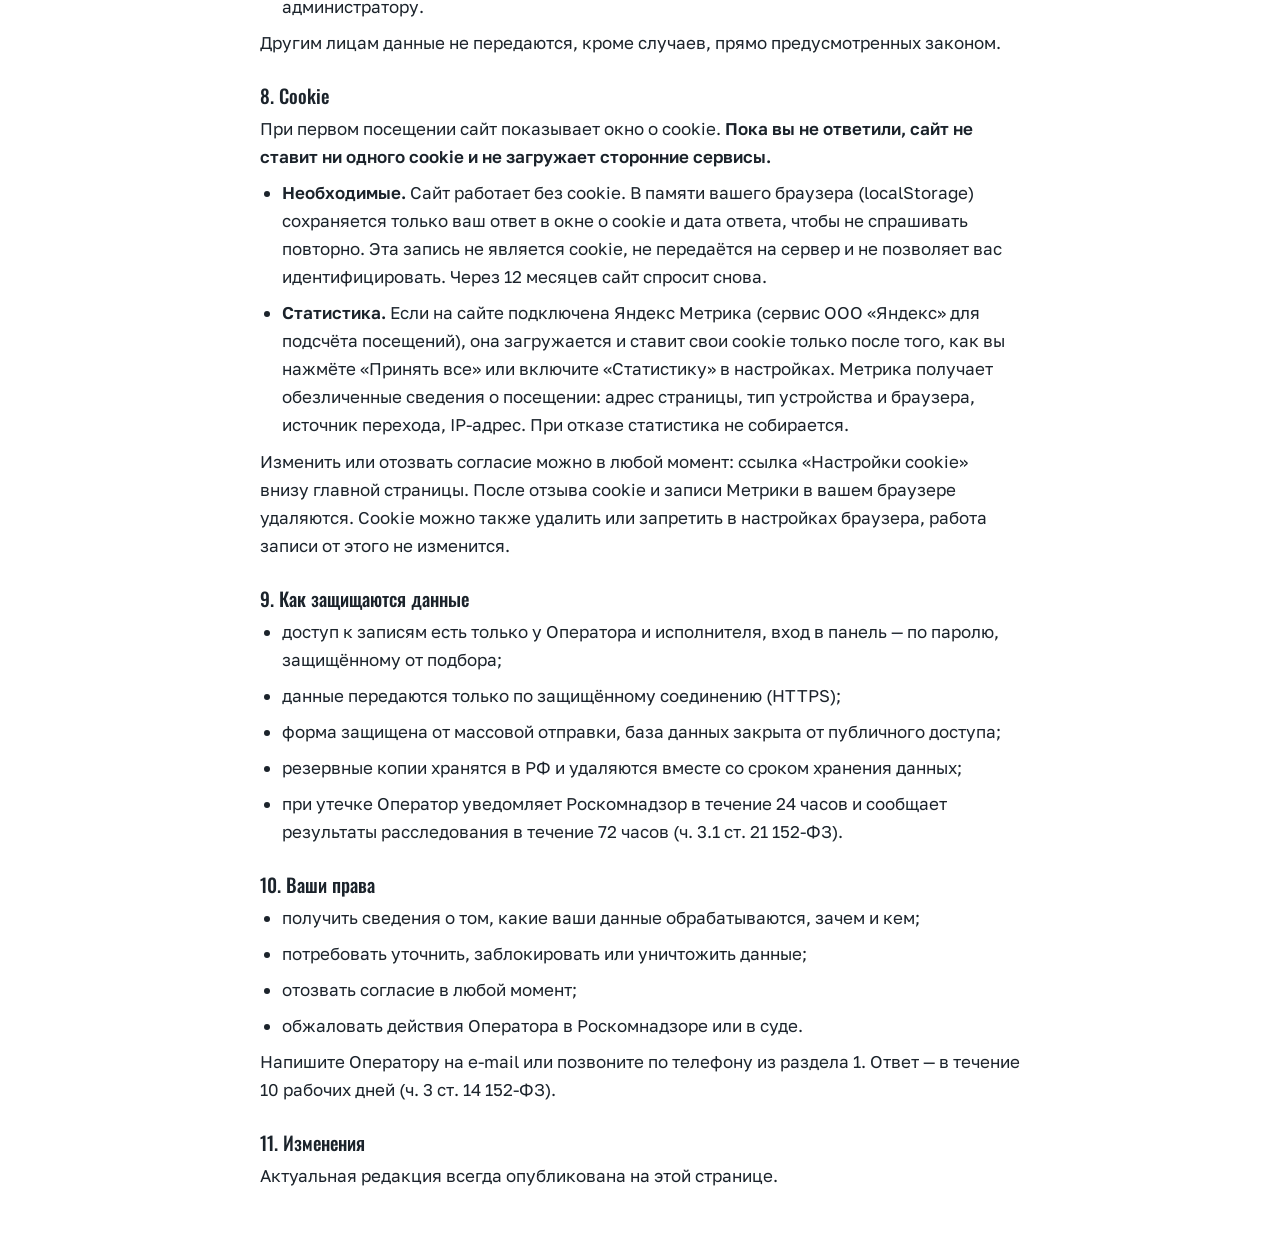
<file: privacy.html>
<!DOCTYPE html>
<html lang="ru">
<head>
<meta name="robots" content="noindex">
<meta charset="utf-8">
<meta name="viewport" content="width=device-width, initial-scale=1">
<title>Политика обработки персональных данных</title>
<link rel="icon" type="image/png" href="favicon.png">
<link rel="stylesheet" href="fonts/fonts.css">
<style>
:root{--bg:#ffffff;--ink:#1b232b;--muted:#5f6b75;--gold:#2d6cdf}
*{box-sizing:border-box;margin:0}
body{font-family:"Golos Text",system-ui,sans-serif;background:var(--bg);color:var(--ink);line-height:1.65;font-size:17px;padding:48px 24px}
main{max-width:760px;margin:0 auto}
h1,h2{font-family:Oswald,"Arial Narrow",sans-serif;font-weight:500;line-height:1.15}
h1{font-size:clamp(28px,6vw,42px);margin-bottom:8px;color:var(--gold)}
h2{font-size:19px;margin:28px 0 8px}
p,li{margin-bottom:8px}
ul{padding-left:22px}
a{color:var(--gold)}
:focus-visible{outline:2px solid var(--gold);outline-offset:3px}
.muted{color:var(--muted);font-size:15px}
</style>
</head>
<body>
<main>
<p><a href="index.html">← На главную</a></p>
<h1>Политика обработки персональных данных</h1>
<p class="muted">Редакция от даты подключения сайта. Реквизиты Оператора, исполнителя и хостинг-провайдера заполняются при подключении. Политика опубликована на сайте в соответствии с ч. 2 ст. 18.1 Федерального закона от 27.07.2006 № 152-ФЗ «О персональных данных».</p>

<h2>1. Оператор</h2>
<p>Владелец заведения, далее «Оператор». ФИО индивидуального предпринимателя или наименование, ИНН, ОГРНИП/ОГРН, адрес, e-mail и телефон для обращений по персональным данным: <i>заполняется при подключении</i>.</p>

<h2>2. Цель обработки</h2>
<p>Единственная цель: <b>запись клиента на услугу, подтверждение, изменение или отмена записи и связь с клиентом по вопросам записи</b>. Данные не используются для рекламы, рассылок, профилирования и не передаются для этих целей другим лицам.</p>

<h2>3. Какие данные обрабатываются</h2>
<ul>
<li>имя и номер телефона, которые вы указываете в форме записи;</li>
<li>класс автомобиля, выбранная услуга, марка и модель автомобиля (в заявке на расчёт) и дополнительные услуги, дата и время записи, дата и время отметки о согласии;</li>
<li>IP-адрес устройства, с которого отправлена форма: хранится не более 1 часа и используется только для защиты формы от массовой отправки (спама).</li>
</ul>
<p>Специальные категории (здоровье, убеждения и др.) и биометрические данные не обрабатываются. Данные лиц младше 14 лет через сайт не собираются: запись ребёнка оформляет его законный представитель.</p>

<h2>4. Правовое основание</h2>
<p>Согласие субъекта персональных данных (п. 1 ч. 1 ст. 6 152-ФЗ), которое даётся отметкой в пустом по умолчанию поле формы. Текст согласия — отдельный документ: <a href="soglasie.html">Согласие на обработку персональных данных</a>. Без согласия форма не отправляется.</p>

<h2>5. Действия с данными и способ обработки</h2>
<p>Сбор, запись, систематизация, накопление, хранение, уточнение, извлечение, использование, передача (предоставление лицам из раздела 7), удаление, уничтожение. Обработка смешанная: с использованием средств автоматизации и без них.</p>

<h2>6. Где и сколько хранятся данные</h2>
<p>Запись, систематизация, накопление и хранение данных граждан РФ ведутся в базах данных, расположенных на территории Российской Федерации. Хостинг-провайдер и город центра обработки данных: <i>заполняется при подключении</i>. Трансграничная передача не осуществляется.</p>
<p>Срок хранения записи — <b>60 дней</b> с даты визита, после чего данные удаляются автоматически. IP-адрес — не более 1 часа. При отзыве согласия данные уничтожаются в срок, установленный ч. 5 ст. 21 152-ФЗ.</p>

<h2>7. Кому передаются данные</h2>
<ul>
<li>разработчик и администратор сайта (ФИО и ИНН: <i>заполняется при подключении</i>) — обрабатывает данные по поручению Оператора (ч. 3 ст. 6 152-ФЗ) только для обеспечения работы записи;</li>
<li>хостинг-провайдер (название: <i>заполняется при подключении</i>) — размещение сайта и базы данных в РФ;</li>
<li>ООО «ВК» (сервис сообщений «ВКонтакте») — доставка уведомления о новой записи администратору.</li>
</ul>
<p>Другим лицам данные не передаются, кроме случаев, прямо предусмотренных законом.</p>

<h2 id="cookie">8. Cookie</h2>
<p>При первом посещении сайт показывает окно о cookie. <b>Пока вы не ответили, сайт не ставит ни одного cookie и не загружает сторонние сервисы.</b></p>
<ul>
<li><b>Необходимые.</b> Сайт работает без cookie. В памяти вашего браузера (localStorage) сохраняется только ваш ответ в окне о cookie и дата ответа, чтобы не спрашивать повторно. Эта запись не является cookie, не передаётся на сервер и не позволяет вас идентифицировать. Через 12 месяцев сайт спросит снова.</li>
<li><b>Статистика.</b> Если на сайте подключена Яндекс Метрика (сервис ООО «Яндекс» для подсчёта посещений), она загружается и ставит свои cookie только после того, как вы нажмёте «Принять все» или включите «Статистику» в настройках. Метрика получает обезличенные сведения о посещении: адрес страницы, тип устройства и браузера, источник перехода, IP-адрес. При отказе статистика не собирается.</li>
</ul>
<p>Изменить или отозвать согласие можно в любой момент: ссылка «Настройки cookie» внизу главной страницы. После отзыва cookie и записи Метрики в вашем браузере удаляются. Cookie можно также удалить или запретить в настройках браузера, работа записи от этого не изменится.</p>

<h2>9. Как защищаются данные</h2>
<ul>
<li>доступ к записям есть только у Оператора и исполнителя, вход в панель — по паролю, защищённому от подбора;</li>
<li>данные передаются только по защищённому соединению (HTTPS);</li>
<li>форма защищена от массовой отправки, база данных закрыта от публичного доступа;</li>
<li>резервные копии хранятся в РФ и удаляются вместе со сроком хранения данных;</li>
<li>при утечке Оператор уведомляет Роскомнадзор в течение 24 часов и сообщает результаты расследования в течение 72 часов (ч. 3.1 ст. 21 152-ФЗ).</li>
</ul>

<h2>10. Ваши права</h2>
<ul>
<li>получить сведения о том, какие ваши данные обрабатываются, зачем и кем;</li>
<li>потребовать уточнить, заблокировать или уничтожить данные;</li>
<li>отозвать согласие в любой момент;</li>
<li>обжаловать действия Оператора в Роскомнадзоре или в суде.</li>
</ul>
<p>Напишите Оператору на e-mail или позвоните по телефону из раздела 1. Ответ — в течение 10 рабочих дней (ч. 3 ст. 14 152-ФЗ).</p>

<h2>11. Изменения</h2>
<p>Актуальная редакция всегда опубликована на этой странице.</p>
</main>
</body>
</html>
</file>
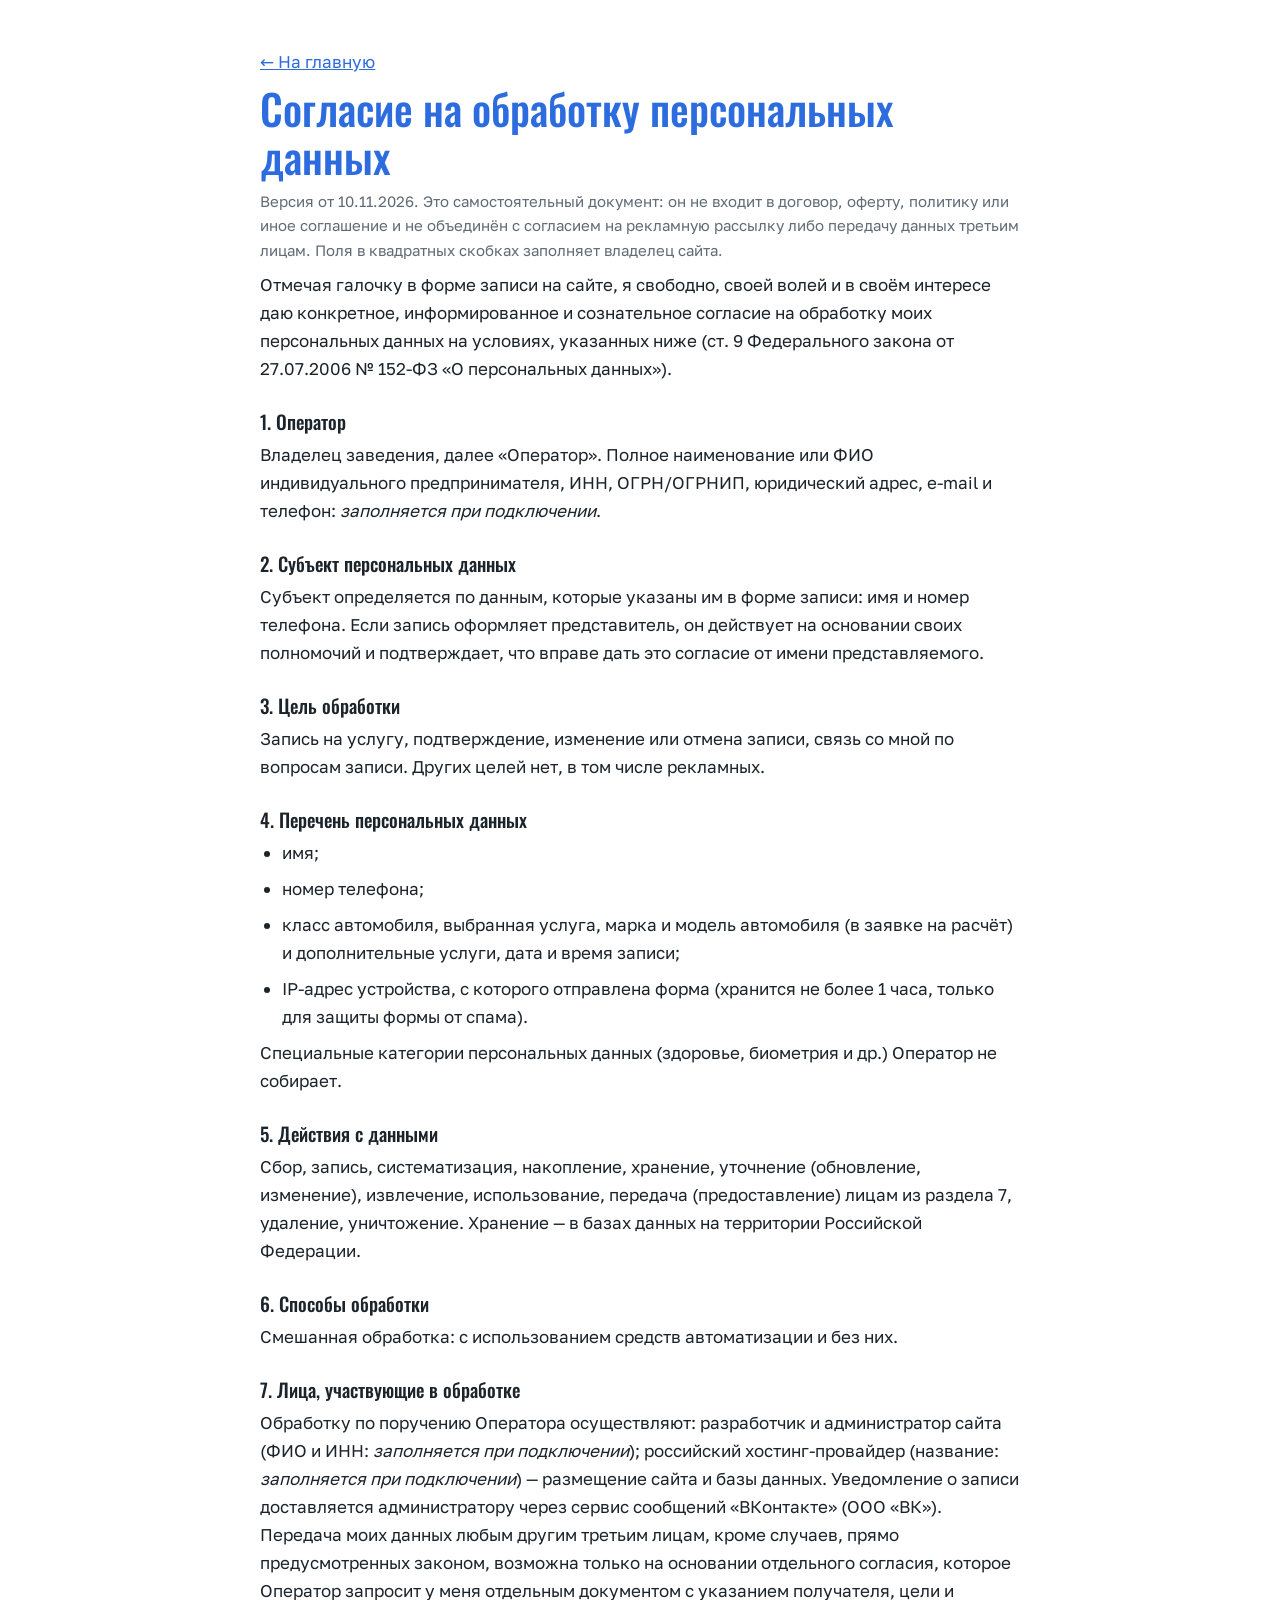
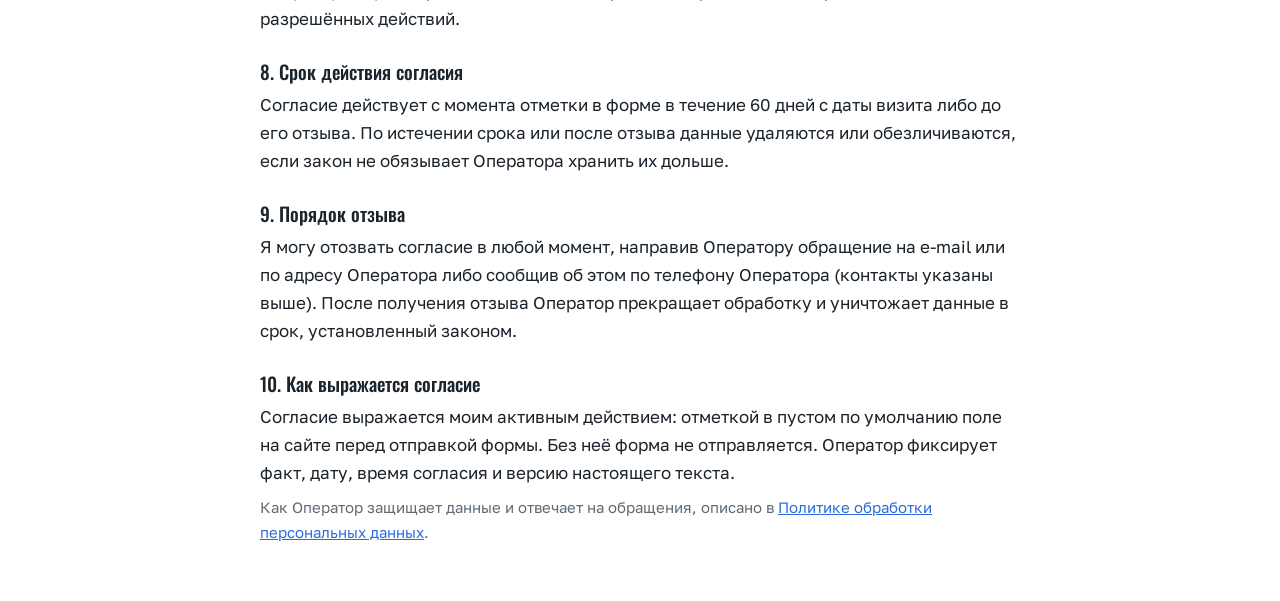
<file: soglasie.html>
<!DOCTYPE html>
<html lang="ru">
<head>
<meta name="robots" content="noindex">
<meta charset="utf-8">
<meta name="viewport" content="width=device-width, initial-scale=1">
<title>Согласие на обработку персональных данных</title>
<link rel="icon" type="image/png" href="favicon.png">
<link rel="stylesheet" href="fonts/fonts.css">
<style>
:root{--bg:#ffffff;--ink:#1b232b;--muted:#5f6b75;--gold:#2d6cdf}
*{box-sizing:border-box;margin:0}
body{font-family:"Golos Text",system-ui,sans-serif;background:var(--bg);color:var(--ink);line-height:1.65;font-size:17px;padding:48px 24px}
main{max-width:760px;margin:0 auto}
h1,h2{font-family:Oswald,"Arial Narrow",sans-serif;font-weight:500;line-height:1.15}
h1{font-size:clamp(28px,6vw,42px);margin-bottom:8px;color:var(--gold)}
h2{font-size:19px;margin:28px 0 8px}
p,li{margin-bottom:8px}
ul{padding-left:22px}
a{color:var(--gold)}
:focus-visible{outline:2px solid var(--gold);outline-offset:3px}
.muted{color:var(--muted);font-size:15px}
</style>
</head>
<body>
<main>
<p><a href="index.html">← На главную</a></p>
<h1>Согласие на обработку персональных данных</h1>
<p class="muted">Версия от 10.11.2026. Это самостоятельный документ: он не входит в договор, оферту, политику или иное соглашение и не объединён с согласием на рекламную рассылку либо передачу данных третьим лицам. Поля в квадратных скобках заполняет владелец сайта.</p>

<p>Отмечая галочку в форме записи на сайте, я свободно, своей волей и в своём интересе даю конкретное, информированное и сознательное согласие на обработку моих персональных данных на условиях, указанных ниже (ст. 9 Федерального закона от 27.07.2006 № 152-ФЗ «О персональных данных»).</p>

<h2>1. Оператор</h2>
<p>Владелец заведения, далее «Оператор». Полное наименование или ФИО индивидуального предпринимателя, ИНН, ОГРН/ОГРНИП, юридический адрес, e-mail и телефон: <i>заполняется при подключении</i>.</p>

<h2>2. Субъект персональных данных</h2>
<p>Субъект определяется по данным, которые указаны им в форме записи: имя и номер телефона. Если запись оформляет представитель, он действует на основании своих полномочий и подтверждает, что вправе дать это согласие от имени представляемого.</p>

<h2>3. Цель обработки</h2>
<p>Запись на услугу, подтверждение, изменение или отмена записи, связь со мной по вопросам записи. Других целей нет, в том числе рекламных.</p>

<h2>4. Перечень персональных данных</h2>
<ul>
<li>имя;</li>
<li>номер телефона;</li>
<li>класс автомобиля, выбранная услуга, марка и модель автомобиля (в заявке на расчёт) и дополнительные услуги, дата и время записи;</li>
<li>IP-адрес устройства, с которого отправлена форма (хранится не более 1 часа, только для защиты формы от спама).</li>
</ul>
<p>Специальные категории персональных данных (здоровье, биометрия и др.) Оператор не собирает.</p>

<h2>5. Действия с данными</h2>
<p>Сбор, запись, систематизация, накопление, хранение, уточнение (обновление, изменение), извлечение, использование, передача (предоставление) лицам из раздела 7, удаление, уничтожение. Хранение — в базах данных на территории Российской Федерации.</p>

<h2>6. Способы обработки</h2>
<p>Смешанная обработка: с использованием средств автоматизации и без них.</p>

<h2>7. Лица, участвующие в обработке</h2>
<p>Обработку по поручению Оператора осуществляют: разработчик и администратор сайта (ФИО и ИНН: <i>заполняется при подключении</i>); российский хостинг-провайдер (название: <i>заполняется при подключении</i>) — размещение сайта и базы данных. Уведомление о записи доставляется администратору через сервис сообщений «ВКонтакте» (ООО «ВК»). Передача моих данных любым другим третьим лицам, кроме случаев, прямо предусмотренных законом, возможна только на основании отдельного согласия, которое Оператор запросит у меня отдельным документом с указанием получателя, цели и разрешённых действий.</p>

<h2>8. Срок действия согласия</h2>
<p>Согласие действует с момента отметки в форме в течение 60 дней с даты визита либо до его отзыва. По истечении срока или после отзыва данные удаляются или обезличиваются, если закон не обязывает Оператора хранить их дольше.</p>

<h2>9. Порядок отзыва</h2>
<p>Я могу отозвать согласие в любой момент, направив Оператору обращение на e-mail или по адресу Оператора либо сообщив об этом по телефону Оператора (контакты указаны выше). После получения отзыва Оператор прекращает обработку и уничтожает данные в срок, установленный законом.</p>

<h2>10. Как выражается согласие</h2>
<p>Согласие выражается моим активным действием: отметкой в пустом по умолчанию поле на сайте перед отправкой формы. Без неё форма не отправляется. Оператор фиксирует факт, дату, время согласия и версию настоящего текста.</p>

<p class="muted">Как Оператор защищает данные и отвечает на обращения, описано в <a href="privacy.html">Политике обработки персональных данных</a>.</p>
</main>
</body>
</html>
</file>
<file: fonts/fonts.css>
/* Шрифты лежат на самом сайте, а не грузятся с Google Fonts: так IP посетителей не уходит за рубеж (152-ФЗ). Лицензия SIL OFL 1.1, тексты рядом. */
@font-face{font-family:'Oswald';font-style:normal;font-weight:500 700;font-display:swap;src:url(Oswald-cyrillic-500.woff2) format('woff2');unicode-range:U+0301, U+0400-045F, U+0490-0491, U+04B0-04B1, U+2116}
@font-face{font-family:'Oswald';font-style:normal;font-weight:500 700;font-display:swap;src:url(Oswald-latin-500.woff2) format('woff2');unicode-range:U+0000-00FF, U+0131, U+0152-0153, U+02BB-02BC, U+02C6, U+02DA, U+02DC, U+0304, U+0308, U+0329, U+2000-206F, U+20AC, U+2122, U+2191, U+2193, U+2212, U+2215, U+FEFF, U+FFFD}
@font-face{font-family:'Inter';font-style:normal;font-weight:400 600;font-display:swap;src:url(Inter-cyrillic-400.woff2) format('woff2');unicode-range:U+0301, U+0400-045F, U+0490-0491, U+04B0-04B1, U+2116}
@font-face{font-family:'Inter';font-style:normal;font-weight:400 600;font-display:swap;src:url(Inter-latin-400.woff2) format('woff2');unicode-range:U+0000-00FF, U+0131, U+0152-0153, U+02BB-02BC, U+02C6, U+02DA, U+02DC, U+0304, U+0308, U+0329, U+2000-206F, U+20AC, U+2122, U+2191, U+2193, U+2212, U+2215, U+FEFF, U+FFFD}
@font-face{font-family:'Golos Text';font-style:normal;font-weight:400 600;font-display:swap;src:url(GolosText-cyrillic-400.woff2) format('woff2');unicode-range:U+0301, U+0400-045F, U+0490-0491, U+04B0-04B1, U+2116}
@font-face{font-family:'Golos Text';font-style:normal;font-weight:400 600;font-display:swap;src:url(GolosText-latin-400.woff2) format('woff2');unicode-range:U+0000-00FF, U+0131, U+0152-0153, U+02BB-02BC, U+02C6, U+02DA, U+02DC, U+0304, U+0308, U+0329, U+2000-206F, U+20AC, U+2122, U+2191, U+2193, U+2212, U+2215, U+FEFF, U+FFFD}
</file>
